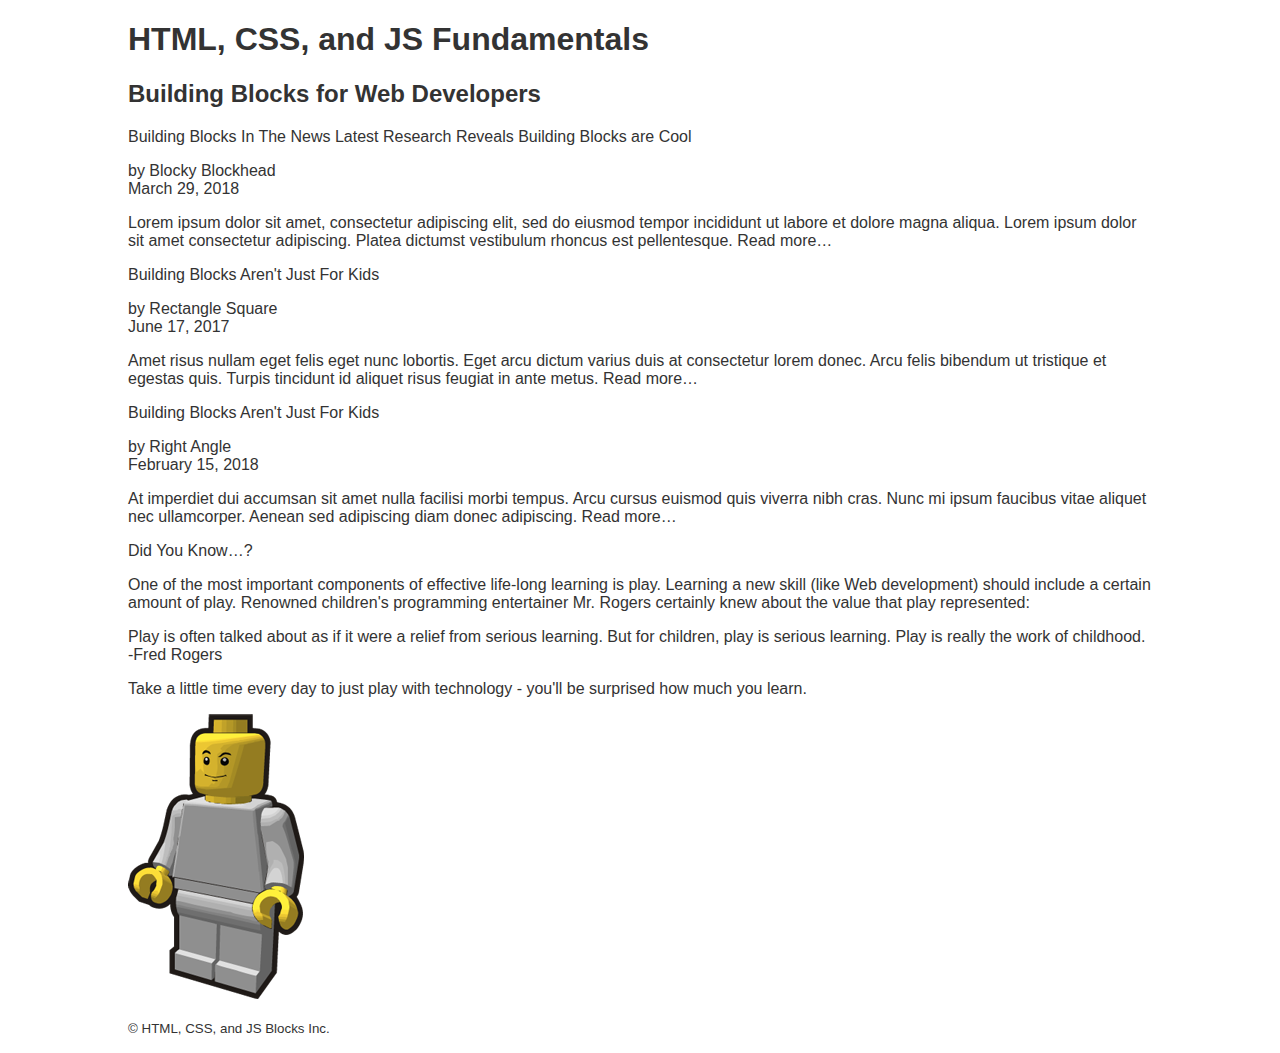
<file: lab-a/index.html>
<!DOCTYPE html>
<html lang="en">
	<head>
		<meta charset="utf-8" />
		<title>Home | COMP1002 HTML, CSS, and JS Fundamentals</title>
		<meta name="author" content="The name of the document's author to go here" />
		<meta name="description" content="A concise and accurate summary of the document content is to appear here">
		<link rel="shortcut icon" href="images/favicon.png" type="image/x-icon" />
		<link rel="stylesheet" href="css/styles.css" />
	</head>
	<body>
<!-- STEP 1: Add a page-level HEADER element below, surrounding both the H1 and the H2 -->

			<h1>HTML, CSS, and JS Fundamentals</h1>
			<h2>Building Blocks for Web Developers</h2>

<!-- STEP 2: Add a page-level MAIN element, encapsulating (surrounding) all remaining below content, except the copyright text at the bottom -->

<!-- STEP 4: Group all the news articles together inside a SECTION element -->

<!-- STEP 6: Add a heading to the SECTION (a third-level heading or H3 element) using the below text -->
				Building Blocks In The News
<!-- STEP 7: Surround each of the following three articles with their own pair of ARTICLE tags -->
				<!-- First Article -->

<!-- STEP 8: Add headings to each of the ARTICLEs below - (use fourth-level headings or H4 elements) -->
					Latest Research Reveals Building Blocks are Cool
<!-- STEP 9: Surround each ARTICLE date with a TIME element and an appropriate datetime attribute -->
					<p>by Blocky Blockhead<br />March 29, 2018</p>
					<p>Lorem ipsum dolor sit amet, consectetur adipiscing elit, sed do eiusmod tempor incididunt ut labore et dolore magna aliqua. Lorem ipsum dolor sit amet consectetur adipiscing. Platea dictumst vestibulum rhoncus est pellentesque. Read more…</p>

				<!-- Second Article -->

					Building Blocks Aren't Just For Kids
					<p>by Rectangle Square<br />June 17, 2017</p>
					<p>Amet risus nullam eget felis eget nunc lobortis. Eget arcu dictum varius duis at consectetur lorem donec. Arcu felis bibendum ut tristique et egestas quis. Turpis tincidunt id aliquet risus feugiat in ante metus. Read more…</p>

				<!-- Third Article -->

					Building Blocks Aren't Just For Kids
					<p>by Right Angle<br />February 15, 2018</p>
					<p>At imperdiet dui accumsan sit amet nulla facilisi morbi tempus. Arcu cursus euismod quis viverra nibh cras. Nunc mi ipsum faucibus vitae aliquet nec ullamcorper. Aenean sed adipiscing diam donec adipiscing. Read more…</p>


<!-- STEP 5: Surround the remaining content below inside of the MAIN element of the page with ASIDE tags -->

<!-- STEP 11: Add an H3 element to the ASIDE element (a third-level heading) using the text below -->
				Did You Know…?
				<p>One of the most important components of effective life-long learning is play. Learning a new skill (like Web development) should include a certain amount of play. Renowned children's programming entertainer Mr. Rogers certainly knew about the value that play represented:</p>
<!-- STEP 10: Mark up the below quotation as a BLOCKQUOTE (with a cite attribute pointing to https://www.brainyquote.com/quotes/fred_rogers_193081) -->
				<!-- Quotation -->

					<p>Play is often talked about as if it were a relief from serious learning. But for children, play is serious learning. Play is really the work of childhood. -Fred Rogers</p>

				<p>Take a little time every day to just play with technology - you'll be surprised how much you learn.</p>
				<img src="images/mini-figure.png" width="176" height="285" alt="Mini figure">
				<!-- Mini figure by Vanja (Public Domain) https://openclipart.org/detail/224315/clip-is-a-brick-minifig-4 -->
<!-- STEP 12: Are there any words or phrases anywhere in the ASIDE section above that should be emphasized (EM) or even strongly emphasized (STRONG)? Add these above where you think might be appropriate -->

<!-- STEP 13: Make sure all of your HTML code is properly formatted, indenting nested tags with the tab key appropriately. All done! -->

<!-- STEP 3: Add a page-level FOOTER element below, surrounding the paragraph containing the copyright information -->

			<p><small>© HTML, CSS, and JS Blocks Inc.</small></p>

	</body>
</html>
</file>
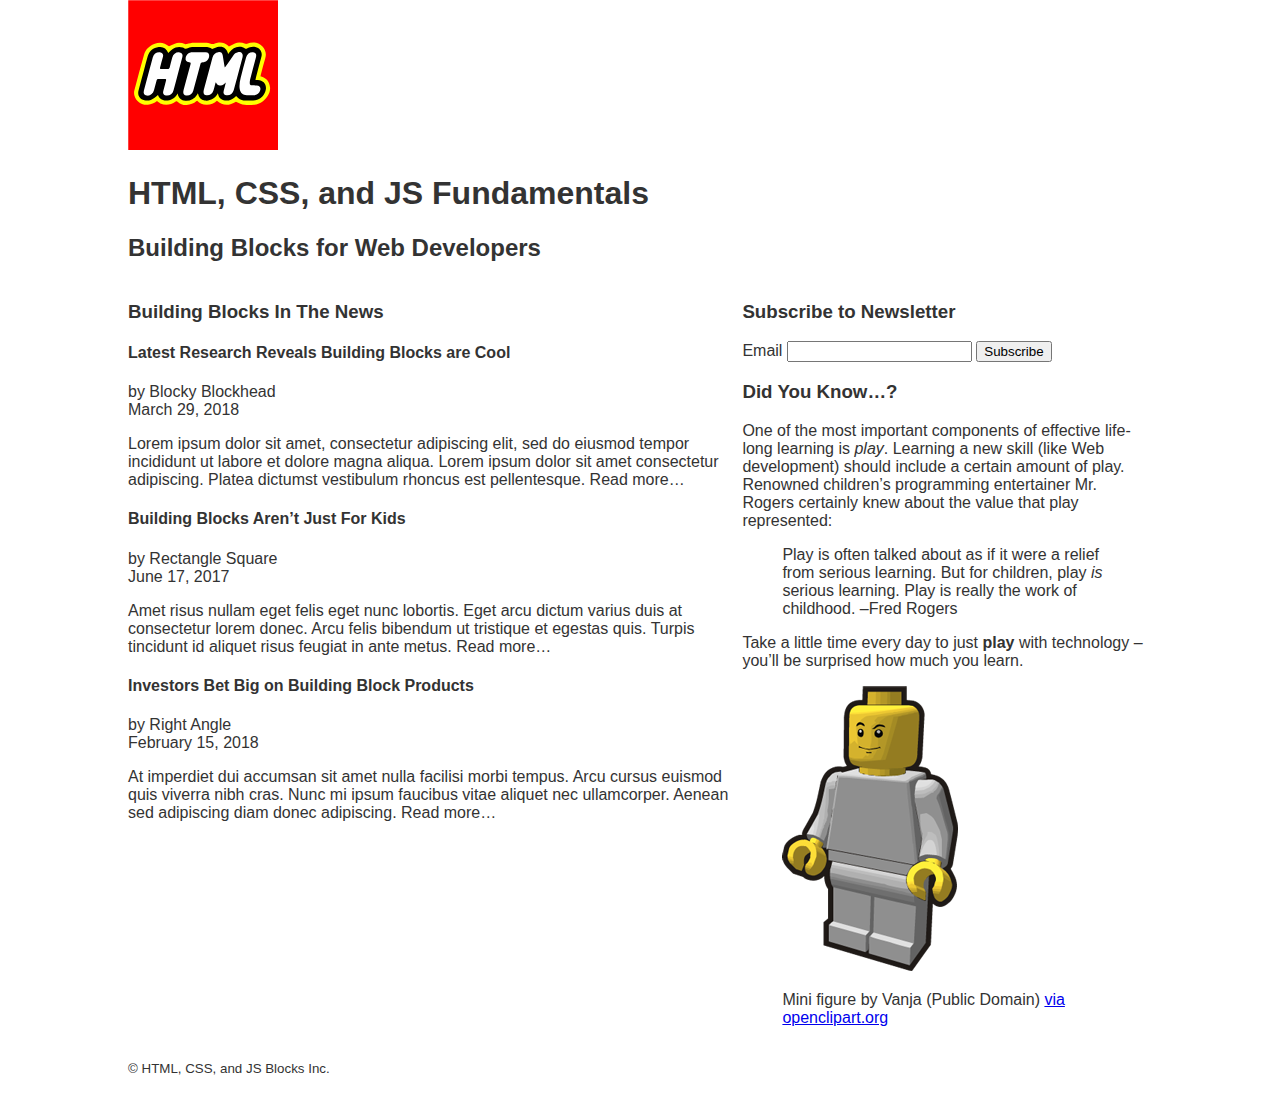
<file: lab-b/index.html>
<!DOCTYPE html>
<html lang="en">
	<head>
		<meta charset="utf-8" />
		<title>Home | COMP1002 HTML, CSS, and JS Fundamentals</title>
		<meta name="author" content="The name of the document’s author to go here" />
		<meta name="description" content="A concise and accurate summary of the document content is to appear here">
		<link rel="shortcut icon" href="images/favicon.png" type="image/x-icon" />
		<link rel="stylesheet" href="css/styles.css" />
	</head>
	<body>
		<!-- Page-level header -->
		<header>
<!-- STEP 6: Add an IMG element just before the H1 element below, and point the src attribute to the SVG file called "html-logo.svg" inside the 'images' directory - then have a look at the resulting page in a browser -->

<!-- STEP 7: Add an appropriate height and width to the above IMG element - the SVG can be scaled to any size, unlike a bitmap (JPG, PNG, GIF), but keep it square -->
<!-- STEP 8: Add an appropriate alt attribute to the IMG element above, describing the image -->
<!-- STEP 9: Validate your completed page at https://validator.w3.org/ and repair any errors - then .zip all your files up and submit your work -->
<!-- STEP 10: Upload all files for this lab to your Web server in https://YOUR-SERVERNAME-HERE/week5/lab5/ (URL example would be on a Microsoft Azure server instance) -->
			<img src="images/html-logo.svg" height="150" width="150" alt="'LEGO' logo but pariodied to say 'HTML' instead." />
			<h1>HTML, CSS, and JS Fundamentals</h1>
			<h2>Building Blocks for Web Developers</h2>
		</header>
		<!-- Page-level main content -->
		<main>
			<!-- News Section -->
			<section>
				<h3>Building Blocks In The News</h3>
				<!-- First Article -->
				<article>
					<h4>Latest Research Reveals Building Blocks are Cool</h4>
					<p>by Blocky Blockhead<br /><time datetime="2018-03-29">March 29, 2018</time></p>
					<p>Lorem ipsum dolor sit amet, consectetur adipiscing elit, sed do eiusmod tempor incididunt ut labore et dolore magna aliqua. Lorem ipsum dolor sit amet consectetur adipiscing. Platea dictumst vestibulum rhoncus est pellentesque. Read more…</p>
				</article>
				<!-- Second Article -->
				<article>
					<h4>Building Blocks Aren’t Just For Kids</h4>
					<p>by Rectangle Square<br /><time datetime="2017-06-17">June 17, 2017</time></p>
					<p>Amet risus nullam eget felis eget nunc lobortis. Eget arcu dictum varius duis at consectetur lorem donec. Arcu felis bibendum ut tristique et egestas quis. Turpis tincidunt id aliquet risus feugiat in ante metus. Read more…</p>
				</article>
				<!-- Third Article -->
				<article>
					<h4>Investors Bet Big on Building Block Products</h4>
					<p>by Right Angle<br /><time datetime="2018-02-15">February 15, 2018</time></p>
					<p>At imperdiet dui accumsan sit amet nulla facilisi morbi tempus. Arcu cursus euismod quis viverra nibh cras. Nunc mi ipsum faucibus vitae aliquet nec ullamcorper. Aenean sed adipiscing diam donec adipiscing. Read more…</p>
				</article>
			</section>
			<!-- Side Notes / Related Information -->
			<aside>
				<!-- Newsletter Subscribe Form -->
				<h3>Subscribe to Newsletter</h3>
				<form action="" method="get">
					<label for="emailAddress">Email</label>
					<input type="email" name="emailAddress" id="emailAddress" required />
					<button type="submit">Subscribe</button>
				</form>
				<h3>Did You Know…?</h3>
				<p>One of the most important components of effective life-long learning is <em>play</em>. Learning a new skill (like Web development) should include a certain amount of play. Renowned children’s programming entertainer Mr. Rogers certainly knew about the value that play represented:</p>
				<!-- Quotation -->
				<blockquote cite="https://www.brainyquote.com/quotes/fred_rogers_193081">
					<p>Play is often talked about as if it were a relief from serious learning. But for children, play <em>is</em> serious learning. Play is really the work of childhood. –Fred Rogers</p>
				</blockquote>
				<p>Take a little time every day to just <strong>play</strong> with technology – you’ll be surprised how much you learn.</p>
<!-- STEP 4: Surround the IMG element below with a pair of FIGURE tags -->

<!-- STEP 1: Insert an IMG element with the src attribute pointing to the image called "mini-figure" in the 'images' directory -->
				<figure>
				<img src="images/mini-figure.png" alt="Yellow lego mini-figure with a grey torso and grey arms and legs." height="285" width="176" />
					<figcaption>
						<p>Mini figure by Vanja (Public Domain) <a href="https://openclipart.org/detail/224315/clip-is-a-brick-minifig-4">via openclipart.org</a></p>
					</figcaption>
				</figure>
<!-- STEP 2: Add an alt attribute with a short phrase that describes the image -->
<!-- STEP 3: Determine the native image dimensions (height and width) using your file system, and add a height and width attribute to the IMG element above with the appropriate values -->
<!-- STEP 5: Add a FIGCAPTION element below (but before you close the FIGURE element), and add the caption, "Mini figure by Vanja (Public Domain)" -->

			</aside>
			<!-- Mini figure by Vanja (Public Domain) https://openclipart.org/detail/224315/clip-is-a-brick-minifig-4 -->
		</main>
		<!-- Page-level footer -->
		<footer>
			<p><small>© HTML, CSS, and JS Blocks Inc.</small></p>
		</footer>
	</body>
</html>
</file>
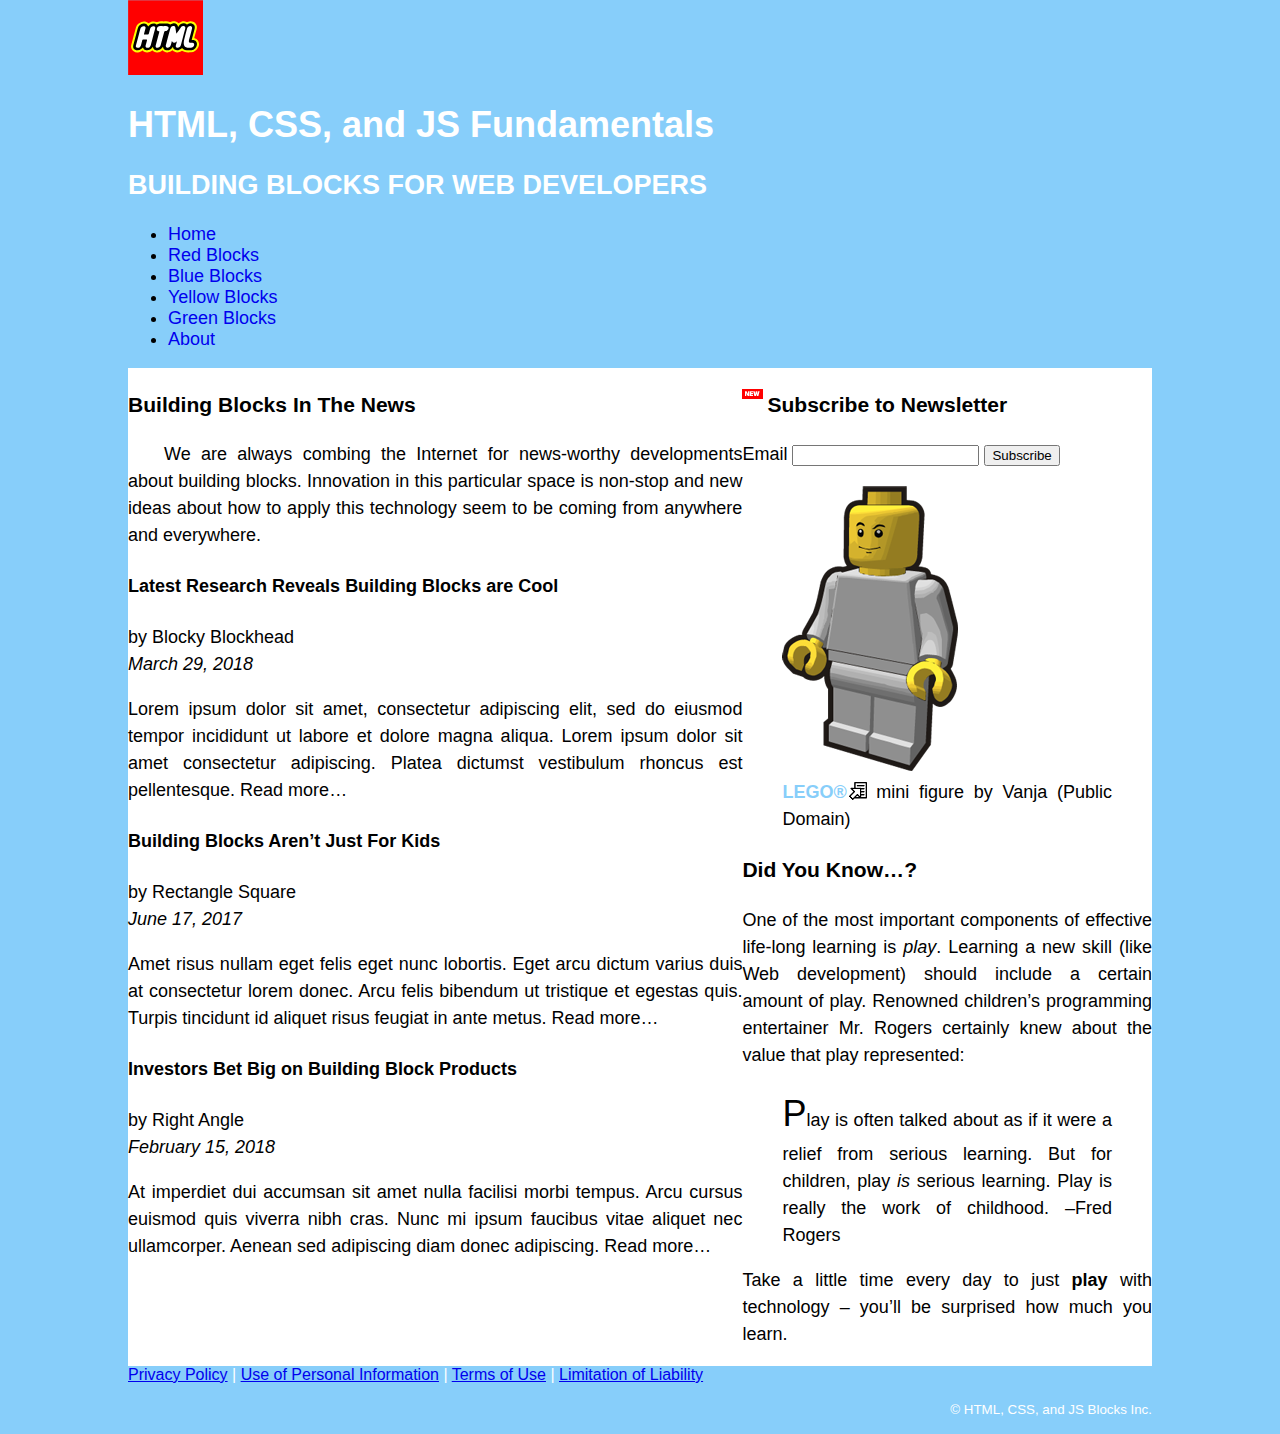
<file: lab-d/index.html>
<!DOCTYPE html>
<html lang="en">
	<head>
		<meta charset="utf-8" />
		<title>Home | COMP1002 HTML, CSS, and JS Fundamentals</title>
		<meta name="author" content="The name of the document’s author to go here" />
		<meta name="description" content="A concise and accurate summary of the document content is to appear here">
		<link rel="shortcut icon" href="images/favicon.png" type="image/x-icon" />
		<link rel="stylesheet" href="css/styles.css" />
	</head>
	<body id="section1">
		<!-- Page-level header -->
		<header>
 			<img src="images/html-logo.svg" height="75" width="75" alt="HTML" />
			<h1>HTML, CSS, and JS Fundamentals</h1>
			<h2>Building Blocks for Web Developers</h2>
			<nav>
				<ul>
					<li><a href="index.html" title="Go to the Home page">Home</a></li>
					<li><a href="red.html" title="Learn about red blocks">Red Blocks</a></li>
					<li><a href="blue.html" title="Learn about blue blocks">Blue Blocks</a></li>
					<li><a href="yellow.html" title="Learn about yellow blocks">Yellow Blocks</a></li>
					<li><a href="green.html" title="Learn about green blocks">Green Blocks</a></li>
					<li><a href="about.html" title="Learn more about us">About</a></li>
				</ul>
			</nav>
		</header>
		<!-- Page-level main content -->
		<main>
			<!-- News Section -->
			<section>
				<h3>Building Blocks In The News</h3>
				<p>We are always combing the Internet for news-worthy developments about building blocks. Innovation in this particular space is non-stop and new ideas about how to apply this technology seem to be coming from anywhere and everywhere.</p>
				<!-- First Article -->
				<article>
					<h4>Latest Research Reveals Building Blocks are Cool</h4>
					<p>by Blocky Blockhead<br /><time datetime="2018-03-29">March 29, 2018</time></p>
					<p>Lorem ipsum dolor sit amet, consectetur adipiscing elit, sed do eiusmod tempor incididunt ut labore et dolore magna aliqua. Lorem ipsum dolor sit amet consectetur adipiscing. Platea dictumst vestibulum rhoncus est pellentesque. Read more…</p>
				</article>
				<!-- Second Article -->
				<article>
					<h4>Building Blocks Aren’t Just For Kids</h4>
					<p>by Rectangle Square<br /><time datetime="2017-06-17">June 17, 2017</time></p>
					<p>Amet risus nullam eget felis eget nunc lobortis. Eget arcu dictum varius duis at consectetur lorem donec. Arcu felis bibendum ut tristique et egestas quis. Turpis tincidunt id aliquet risus feugiat in ante metus. Read more…</p>
				</article>
				<!-- Third Article -->
				<article>
					<h4>Investors Bet Big on Building Block Products</h4>
					<p>by Right Angle<br /><time datetime="2018-02-15">February 15, 2018</time></p>
					<p>At imperdiet dui accumsan sit amet nulla facilisi morbi tempus. Arcu cursus euismod quis viverra nibh cras. Nunc mi ipsum faucibus vitae aliquet nec ullamcorper. Aenean sed adipiscing diam donec adipiscing. Read more…</p>
				</article>
			</section>
			<!-- Side Notes / Related Information -->
			<aside>
				<!-- Newsletter Subscribe Form -->
				<h3 class="new-feature">Subscribe to Newsletter</h3>
				<form action="subscribe.html" method="get">
					<label for="emailAddress">Email</label>
					<input type="email" name="emailAddress" id="emailAddress" required />
					<button type="submit">Subscribe</button>
				</form>
				<figure>
					<img src="images/mini-figure.png" width="176" height="285" alt="Mini figure">
					<figcaption><a href="https://www.lego.com/" rel="external" title="Visit the offical LEGO® Web site">LEGO®</a> mini figure by Vanja (Public Domain)</figcaption>
					<!-- Mini figure by Vanja (Public Domain) https://openclipart.org/detail/224315/clip-is-a-brick-minifig-4 -->
				</figure>
				<h3>Did You Know…?</h3>
				<p>One of the most important components of effective life-long learning is <em>play</em>. Learning a new skill (like Web development) should include a certain amount of play. Renowned children’s programming entertainer Mr. Rogers certainly knew about the value that play represented:</p>
				<!-- Quotation -->
				<blockquote cite="https://www.brainyquote.com/quotes/fred_rogers_193081">
					<p>Play is often talked about as if it were a relief from serious learning. But for children, play <em>is</em> serious learning. Play is really the work of childhood. –Fred Rogers</p>
				</blockquote>
				<p>Take a little time every day to just <strong>play</strong> with technology – you’ll be surprised how much you learn.</p>
			</aside>
		</main>
		<!-- Page-level footer -->
		<footer>
			<nav>
				<a href="about/privacy-policy.html" title="Read our Privacy Policy">Privacy Policy</a> | <a href="about/privacy-policy.php#personal-information" title="Learn about how we treat your personal information">Use of Personal Information</a> | <a href="/about/terms-of-use.html" title="Understand our Terms of Use">Terms of Use</a> | <a href="/about/terms-of-use.php#limitation-liability" title="Our Limitation of Liability explained">Limitation of Liability</a>
			</nav>
			</nav>
			<p><small>© HTML, CSS, and JS Blocks Inc.</small></p>
		</footer>
	</body>
</html>
</file>
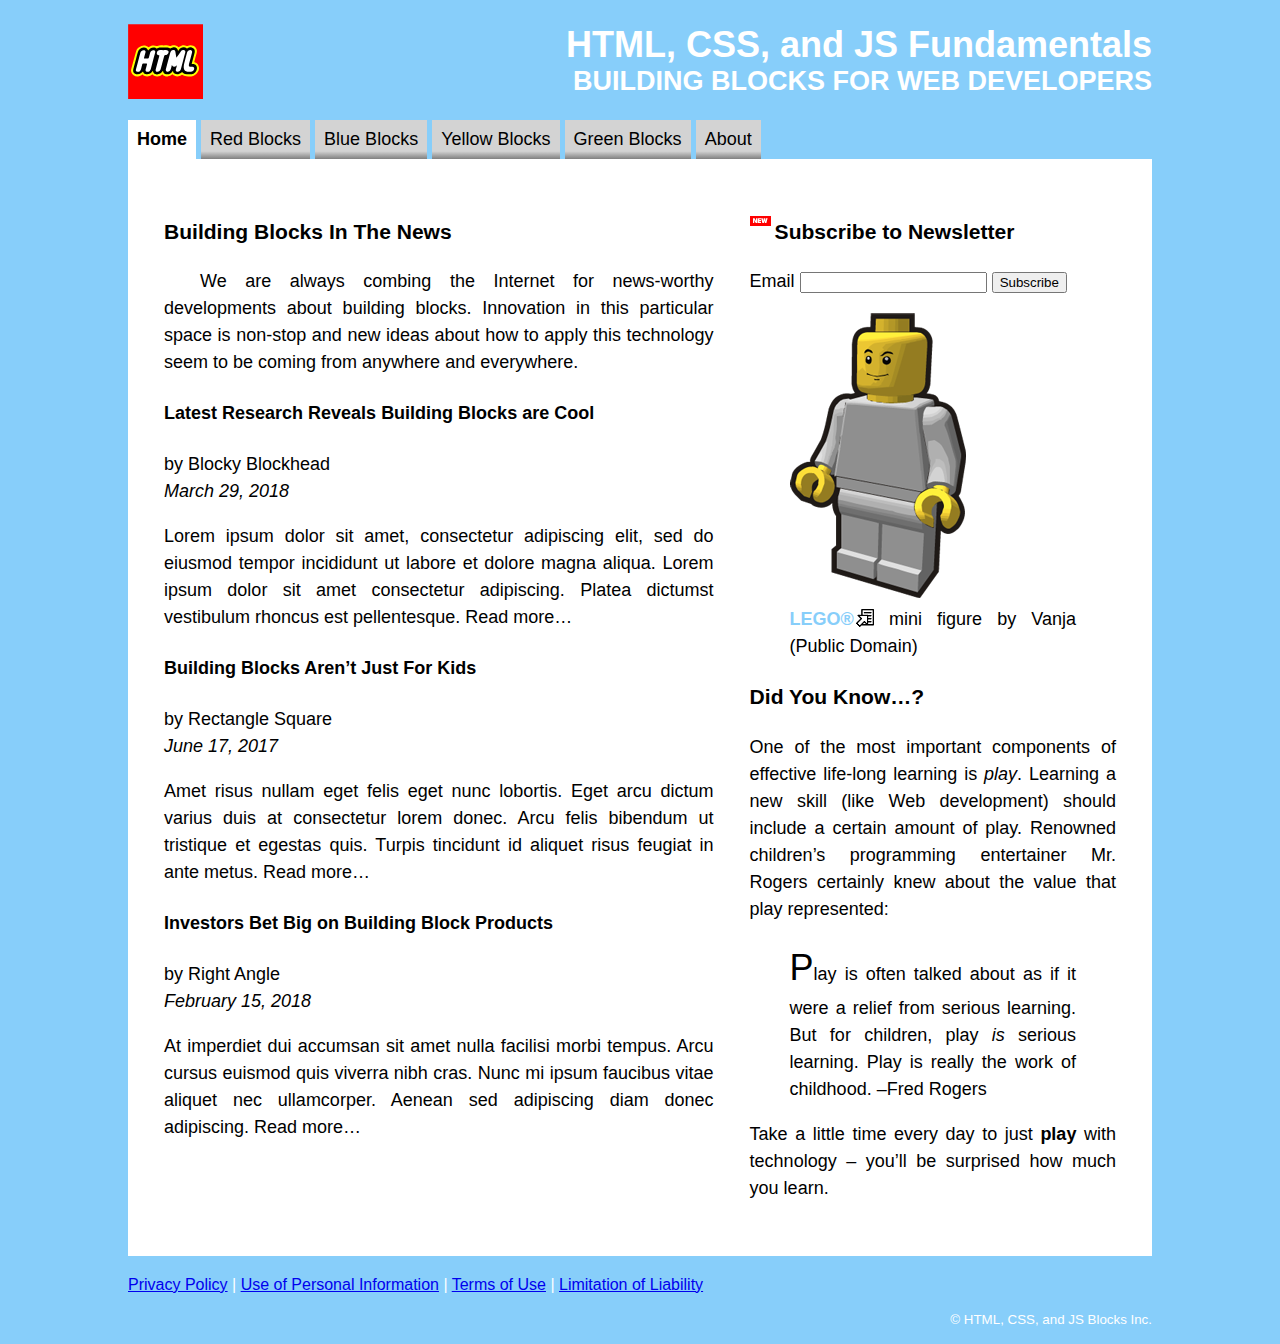
<file: lab-e/index.html>
<!DOCTYPE html>
<html lang="en">
	<head>
		<meta charset="utf-8" />
		<title>Home | COMP1002 HTML, CSS, and JS Fundamentals</title>
		<meta name="author" content="The name of the document’s author to go here" />
		<meta name="description" content="A concise and accurate summary of the document content is to appear here">
		<link rel="shortcut icon" href="images/favicon.png" type="image/x-icon" />
		<link rel="stylesheet" href="css/styles.css" />
		<script src="js/current-page-nav.js" defer></script>
	</head>
	<body id="section1">
		<!-- Page-level header -->
		<header>
 			<img src="images/html-logo.svg" height="75" width="75" alt="HTML" />
			<h1>HTML, CSS, and JS Fundamentals</h1>
			<h2>Building Blocks for Web Developers</h2>
			<nav>
				<ul>
					<li><a href="index.html" title="Go to the Home page">Home</a></li>
					<li><a href="red.html" title="Learn about red blocks">Red Blocks</a>
						<ul>
							<li><a href="red/gallery.html" title="Browse our other types of red blocks">Red Blocks Gallery</a></li>
						</ul>
					</li>
					<li><a href="blue.html" title="Learn about blue blocks">Blue Blocks</a></li>
					<li><a href="yellow.html" title="Learn about yellow blocks">Yellow Blocks</a></li>
					<li><a href="green.html" title="Learn about green blocks">Green Blocks</a></li>
					<li><a href="about.html" title="Learn more about us">About</a>
						<ul>
							<li><a href="about/privacy-policy.html" title="Learn about our privacy policy">Privacy Policy</a></li>
							<li><a href="about/terms-of-use.html" title="Learn about our terms of use">Term of Use</a></li>
						</ul>
					</li>
				</ul>
			</nav>
		</header>
		<!-- Page-level main content -->
		<main>
			<!-- News Section -->
			<section>
				<h3>Building Blocks In The News</h3>
				<p>We are always combing the Internet for news-worthy developments about building blocks. Innovation in this particular space is non-stop and new ideas about how to apply this technology seem to be coming from anywhere and everywhere.</p>
				<!-- First Article -->
				<article>
					<h4>Latest Research Reveals Building Blocks are Cool</h4>
					<p>by Blocky Blockhead<br /><time datetime="2018-03-29">March 29, 2018</time></p>
					<p>Lorem ipsum dolor sit amet, consectetur adipiscing elit, sed do eiusmod tempor incididunt ut labore et dolore magna aliqua. Lorem ipsum dolor sit amet consectetur adipiscing. Platea dictumst vestibulum rhoncus est pellentesque. Read more…</p>
				</article>
				<!-- Second Article -->
				<article>
					<h4>Building Blocks Aren’t Just For Kids</h4>
					<p>by Rectangle Square<br /><time datetime="2017-06-17">June 17, 2017</time></p>
					<p>Amet risus nullam eget felis eget nunc lobortis. Eget arcu dictum varius duis at consectetur lorem donec. Arcu felis bibendum ut tristique et egestas quis. Turpis tincidunt id aliquet risus feugiat in ante metus. Read more…</p>
				</article>
				<!-- Third Article -->
				<article>
					<h4>Investors Bet Big on Building Block Products</h4>
					<p>by Right Angle<br /><time datetime="2018-02-15">February 15, 2018</time></p>
					<p>At imperdiet dui accumsan sit amet nulla facilisi morbi tempus. Arcu cursus euismod quis viverra nibh cras. Nunc mi ipsum faucibus vitae aliquet nec ullamcorper. Aenean sed adipiscing diam donec adipiscing. Read more…</p>
				</article>
			</section>
			<!-- Side Notes / Related Information -->
			<aside>
				<!-- Newsletter Subscribe Form -->
				<h3 class="new-feature">Subscribe to Newsletter</h3>
				<form action="subscribe.html" method="get">
					<label for="emailAddress">Email</label>
					<input type="email" name="emailAddress" id="emailAddress" required />
					<button type="submit">Subscribe</button>
				</form>
				<figure>
					<img src="images/mini-figure.png" width="176" height="285" alt="Mini figure">
					<figcaption><a href="https://www.lego.com/" rel="external" title="Visit the offical LEGO® Web site">LEGO®</a> mini figure by Vanja (Public Domain)</figcaption>
					<!-- Mini figure by Vanja (Public Domain) https://openclipart.org/detail/224315/clip-is-a-brick-minifig-4 -->
				</figure>
				<h3>Did You Know…?</h3>
				<p>One of the most important components of effective life-long learning is <em>play</em>. Learning a new skill (like Web development) should include a certain amount of play. Renowned children’s programming entertainer Mr. Rogers certainly knew about the value that play represented:</p>
				<!-- Quotation -->
				<blockquote cite="https://www.brainyquote.com/quotes/fred_rogers_193081">
					<p>Play is often talked about as if it were a relief from serious learning. But for children, play <em>is</em> serious learning. Play is really the work of childhood. –Fred Rogers</p>
				</blockquote>
				<p>Take a little time every day to just <strong>play</strong> with technology – you’ll be surprised how much you learn.</p>
			</aside>
		</main>
		<!-- Page-level footer -->
		<footer>
			<nav>
				<a href="about/privacy-policy.html" title="Read our Privacy Policy">Privacy Policy</a> | <a href="about/privacy-policy.html#personal-information" title="Learn about how we treat your personal information">Use of Personal Information</a> | <a href="about/terms-of-use.html" title="Understand our Terms of Use">Terms of Use</a> | <a href="about/terms-of-use.html#limitation-liability" title="Our Limitation of Liability explained">Limitation of Liability</a>
			</nav>
			<p><small>© HTML, CSS, and JS Blocks Inc.</small></p>
		</footer>
	</body>
</html>
</file>
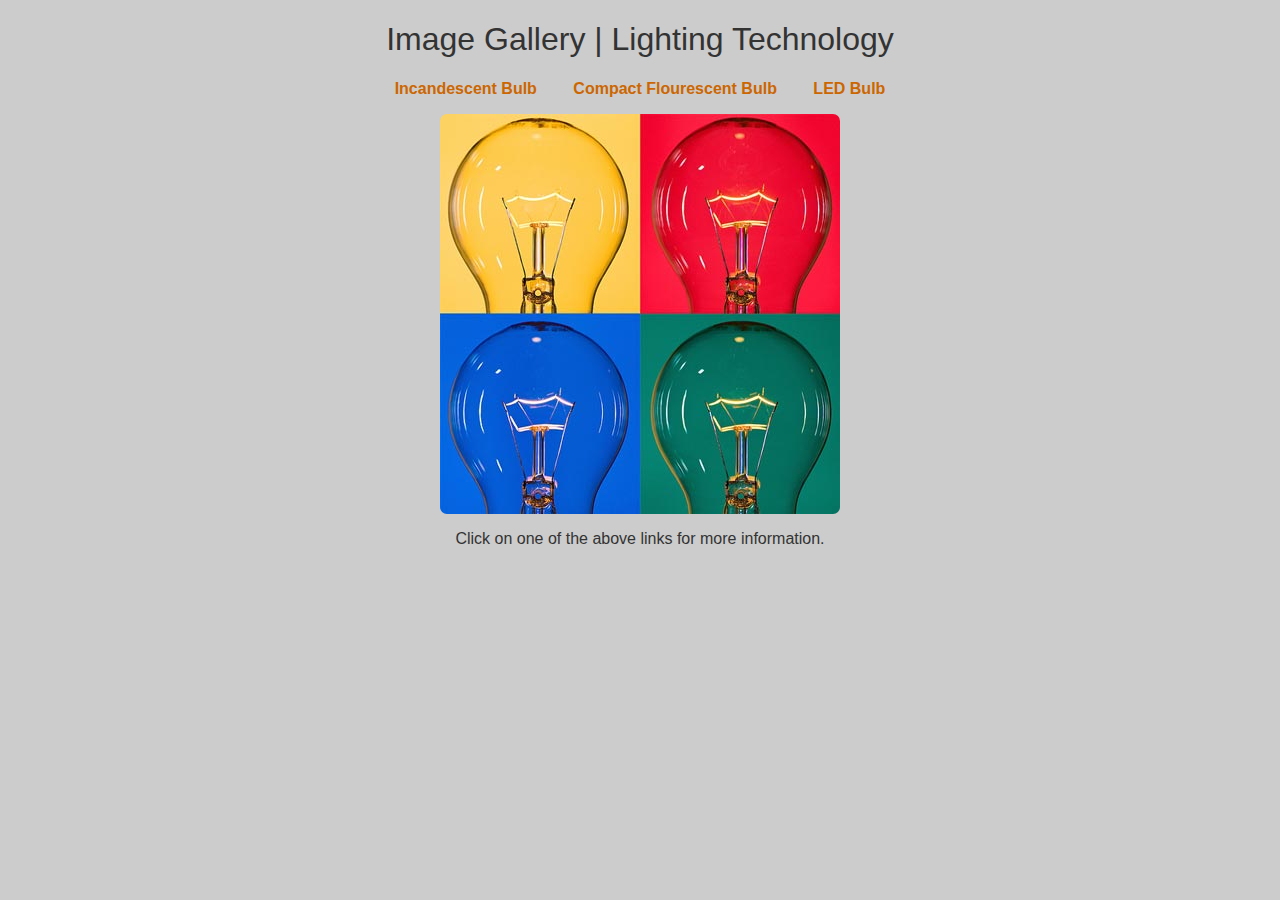
<file: lesson-12/index.html>
<!DOCTYPE html>
<html lang="en">
	<head>
		<meta charset="utf-8" />
		<title>Image Gallery | Lighting Technology</title>
		<!-- STEP B: Add some EMBEDDED JavaScript below that generates an alert dialog whenever the page is loaded or refreshed -->

		<!-- STEP C: Move the above EMBEDDED JavaScript to the end of this file, just before the close of the BODY element -->
		<style type="text/css">
			@import url("css/styles.css");
		</style>
	</head>
	<body>
		<div id="page">
			<h1>Image Gallery | Lighting Technology</h1>
			<ul id="imagegallery">
				<li>
					<a href="images/incandescent.jpg" title="Incandescent Light Bulb">Incandescent Bulb</a>
				</li>
				<li>
					<a href="images/cfl.jpg" title="Compact Flourescent Light (CFL) Bulb">Compact Flourescent Bulb</a>
				</li>
				<li>
					<a href="images/led.jpg" title="Light-Emitting Diode (LED) Bulb">LED Bulb</a>
				</li>
			</ul>
			<!-- STEP A: Add some INLINE JavaScript that generates an alert dialog when the below image is clicked -->
			<img id="placeholder" src="images/incandescent.jpg" alt="Incandescent bulb" />
			<p id="description">Click on one of the above links for more information.</p>
		</div>
		<!--
		IMAGE CREDITS
		http://www.flickr.com/photos/zetson/3036254720/ - Warhol's Light Bulbs By Bada Bing [CC BY-NC-SA 2.0 (https://creativecommons.org/licenses/by-nc-sa/2.0/)], from Flickr

		http://www.flickr.com/photos/schodts/1375465054/ - Fluorescent ^2 IMG_003 By Schodts [CC BY-NC-SA 2.0 (https://creativecommons.org/licenses/by-nc-sa/2.0/)], from Flickr

		https://commons.wikimedia.org/wiki/File:LED_3W_clear_candle_bulb_energy_saving_silver.JPG By Ledlightingsolutions [CC BY-SA 3.0  (https://creativecommons.org/licenses/by-sa/3.0)], from Wikimedia Commons
		-->

		<!-- STEP D: Add a SCRIPT element below that points to an EXTERNAL file called 'external.js' using the src attribute -->

		<!-- STEP E: When this HTML page is reloaded, it will produce an error in the console of the browser - create this new JavaScript file, name it 'external.js', and put it in the '/js' folder - the file should contain a third alert method -->

	</body>
</html>
</file>
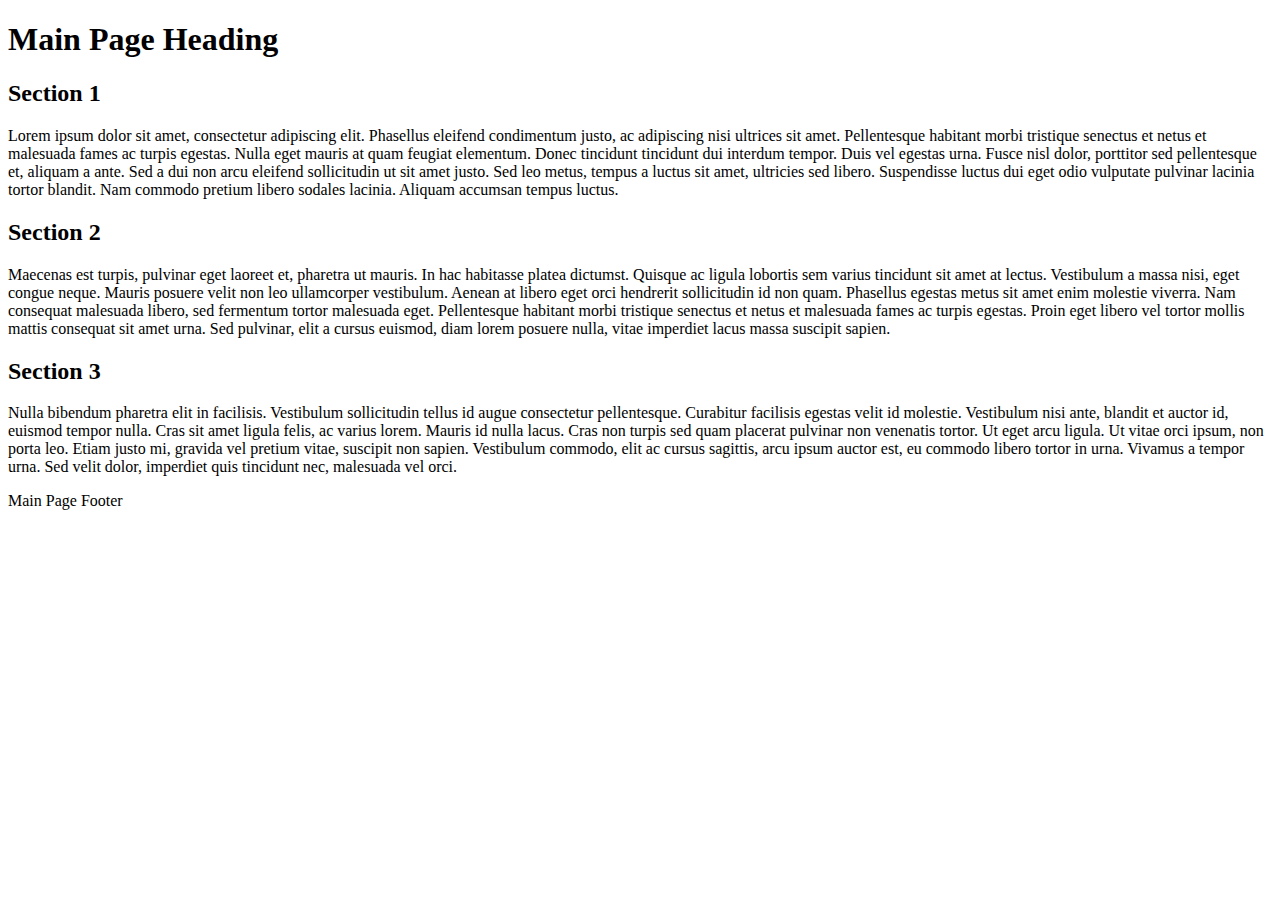
<file: lesson-13/index.html>
<!DOCTYPE html>
<html>
	<head>
		<meta charset="UTF-8" />
		<title>Resolution Dependent Layout</title>
<!-- STEP 1: Normalize CSS so all styles start from scratch -->

<!-- STEP 2: Reset the zoom and set the device width to equal the width -->

<!-- STEP 3: Add the main stylesheet with a link element, including a media attribute for screen, then proceed to the file 'css/style.css' for STEP 4 -->

<!-- STEP 10: Add another link element to attach a CSS file for print use only -->

	</head>
	<body>
		<div id="container">
			<header>
				<h1>Main Page Heading</h1>
			</header>
			<main>
				<section>
					<h2>Section 1</h2>
					<p>Lorem ipsum dolor sit amet, consectetur adipiscing elit. Phasellus eleifend condimentum justo, ac adipiscing nisi ultrices sit amet. Pellentesque habitant morbi tristique senectus et netus et malesuada fames ac turpis egestas. Nulla eget mauris at quam feugiat elementum. Donec tincidunt tincidunt dui interdum tempor. Duis vel egestas urna. Fusce nisl dolor, porttitor sed pellentesque et, aliquam a ante. Sed a dui non arcu eleifend sollicitudin ut sit amet justo. Sed leo metus, tempus a luctus sit amet, ultricies sed libero. Suspendisse luctus dui eget odio vulputate pulvinar lacinia tortor blandit. Nam commodo pretium libero sodales lacinia. Aliquam accumsan tempus luctus.</p>
				</section>
				<section>
					<h2>Section 2</h2>
					<p>Maecenas est turpis, pulvinar eget laoreet et, pharetra ut mauris. In hac habitasse platea dictumst. Quisque ac ligula lobortis sem varius tincidunt sit amet at lectus. Vestibulum a massa nisi, eget congue neque. Mauris posuere velit non leo ullamcorper vestibulum. Aenean at libero eget orci hendrerit sollicitudin id non quam. Phasellus egestas metus sit amet enim molestie viverra. Nam consequat malesuada libero, sed fermentum tortor malesuada eget. Pellentesque habitant morbi tristique senectus et netus et malesuada fames ac turpis egestas. Proin eget libero vel tortor mollis mattis consequat sit amet urna. Sed pulvinar, elit a cursus euismod, diam lorem posuere nulla, vitae imperdiet lacus massa suscipit sapien.</p>
				</section>
				<section>
					<h2>Section 3</h2>
					<p>Nulla bibendum pharetra elit in facilisis. Vestibulum sollicitudin tellus id augue consectetur pellentesque. Curabitur facilisis egestas velit id molestie. Vestibulum nisi ante, blandit et auctor id, euismod tempor nulla. Cras sit amet ligula felis, ac varius lorem. Mauris id nulla lacus. Cras non turpis sed quam placerat pulvinar non venenatis tortor. Ut eget arcu ligula. Ut vitae orci ipsum, non porta leo. Etiam justo mi, gravida vel pretium vitae, suscipit non sapien. Vestibulum commodo, elit ac cursus sagittis, arcu ipsum auctor est, eu commodo libero tortor in urna. Vivamus a tempor urna. Sed velit dolor, imperdiet quis tincidunt nec, malesuada vel orci.</p>
				</section>
			</main>
			<footer>
				<p>Main Page Footer</p>
			</footer>
		</div>
	</body>
</html>
</file>
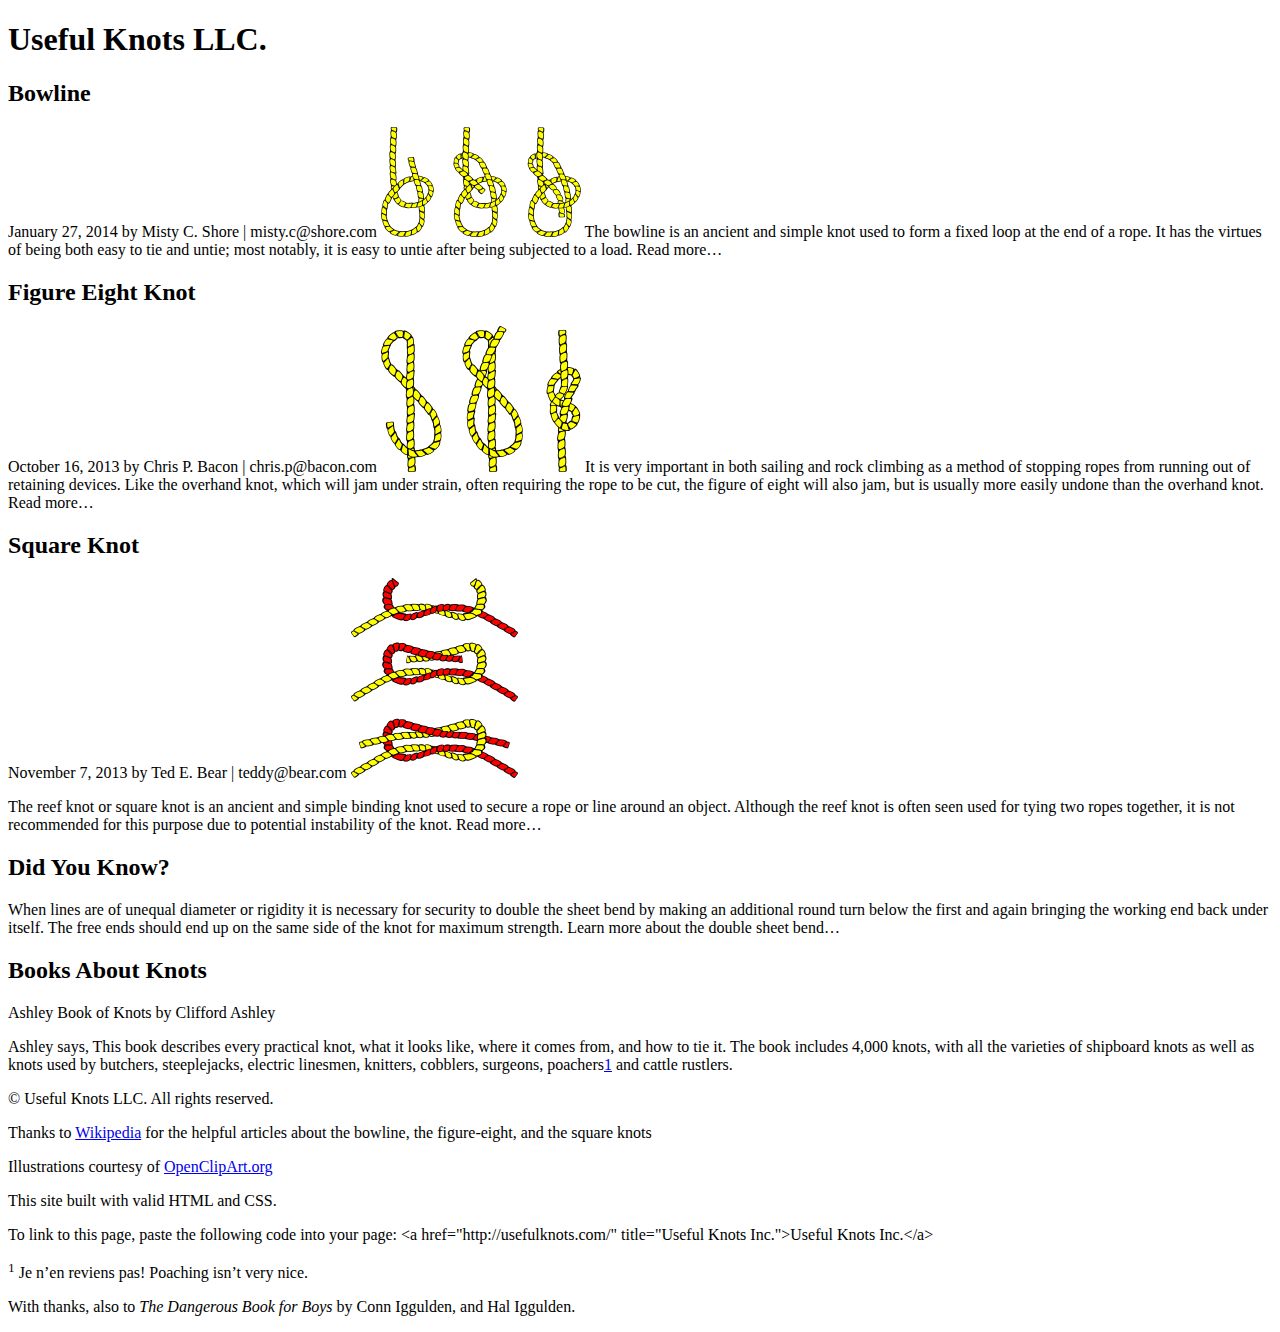
<file: lesson-3/index.html>
<!DOCTYPE html>
<html lang="en">
	<head>
		<meta charset="utf-8" />
		<title>Lesson 3 | COMP1002 HTML, CSS, and JS Fundamentals</title>
		<meta name="author" content="Useful Knots LLC.">
		<meta name="description" content="Learn all about the most common knots, their history, and practical applications. Includes illustrations and references to other great resources.">
		<link rel="shortcut icon" href="images/favicon.png" type="image/x-icon">
		<link rel="stylesheet" href="css/styles.css" />
	</head>
	<body>
		<!-- STEP 17: Add page <header> -->
			<h1>Useful Knots LLC.</h1>

		<!-- STEP 18: Add page <main> -->

			<!-- STEP 20: Add <section> inside the <main> -->

				<!-- STEP 22: Divide up the <section> with three <article> elements -->

					<h2>Bowline</h2>
					<!-- STEP 7: Specify time with <time> -->
					January 27, 2014
					<!-- STEP 11: Author contact information -->
					by Misty C. Shore | misty.c@shore.com
					<img src="images/bowline.png" alt="Diagram of a bowline knot" />
					<!-- http://openclipart.org/detail/8577/tying-knots-by-gerald_g-8577 -->
					<!-- STEP 1: Add a paragraph below (and everywhere else where appropriate) -->
					The bowline is an ancient and simple knot used to form a fixed loop at the end of a rope. It has the virtues of being both easy to tie and untie; most notably, it is easy to untie after being subjected to a load. Read more…
					<!-- STEP 14: Highlight text with <mark> -->


					<h2>Figure Eight Knot</h2>
					October 16, 2013
					by Chris P. Bacon | chris.p@bacon.com
					<!-- STEP 4: Add a figure -->
						<img src="images/figure-eight-knot.png" alt="Diagram of a figure eight knot" />
					<!-- http://openclipart.org/detail/8580/tying-knots-by-gerald_g-8580 -->
					It is very important in both sailing and rock climbing as a method of stopping ropes from running out of retaining devices. Like the overhand knot, which will jam under strain, often requiring the rope to be cut, the figure of eight will also jam, but is usually more easily undone than the overhand knot. Read more…


					<h2>Square Knot</h2>
					November 7, 2013
					by Ted E. Bear | teddy@bear.com
					<img src="images/square-knot.png" alt="Diagram of a square knot" />
					<!-- http://openclipart.org/detail/8581/tying-knots-by-gerald_g-8581 -->
					<!-- STEP 9: Define a term with <dfn> -->
					<p>The reef knot or square knot is an ancient and simple binding knot used to secure a rope or line around an object. Although the reef knot is often seen used for tying two ropes together, it is not recommended for this purpose due to potential instability of the knot. Read more…</p>


			<!-- STEP 21: Add <aside> inside the <main> -->

				<h2>Did You Know?</h2>
				When lines are of unequal diameter or rigidity it is necessary for security to <!-- STEP 3: Mark importance or emphasis with <em> and <strong> -->double the sheet bend by making an additional round turn below the first and again bringing the working end back under itself. The free ends should end up on the same side of the knot for maximum strength. Learn more about the double sheet bend…
				<h2>Books About Knots</h2>
				<!-- STEP 5: Indicate a citation or reference -->
				Ashley Book of Knots
				by Clifford Ashley
				<!-- STEP 6: Quote blocks of text and add inline quotations -->
					<p>Ashley says, This book describes every practical knot, what it looks like, where it comes from, and how to tie it. The book includes 4,000 knots, with all the varieties of shipboard knots as well as knots used by butchers, steeplejacks, electric linesmen, knitters, cobblers, surgeons, poachers<a href="footnote1">1</a> and cattle rustlers.</p>
				</blockquote>
				<!-- STEP 10: Create a super/subscript with <sup> and <sub> (inside the footnote <a> above) -->
				<!-- STEP 12: Note edits and inaccurate text (change 'cattle rustlers' to 'cowboys') -->


		<!-- STEP 19: Add page <footer> -->

			<p><!-- STEP 2: Add fine print -->© Useful Knots LLC. All rights reserved.</p>
			<p>Thanks to <a href="http://wikipedia.org/" title="Wikipedia - The Free Encyclopedia">Wikipedia</a> for the helpful articles about the bowline, the figure-eight, and the square knots</p>
			<p>Illustrations courtesy of <a href="http://openclipart.org/" title="Share and use images with OpenClipArt">OpenClipArt.org</a></p>
			<!-- STEP 8: Explain an abbreviation -->
			<p>This site built with valid HTML and CSS.</p>
			<!-- STEP 13: Mark up code and pre-formatted text with <pre> and <code> -->
			<!-- STEP 15: Add Line breaks with <br /> -->
			To link to this page, paste the following code into your page: &lt;a href="http://usefulknots.com/" title="Useful Knots Inc."&gt;Useful Knots Inc.&lt;/a&gt;
			<p id="footnote1"><sup>1</sup> Je n’en reviens pas! Poaching isn’t very nice.</p>
			<!-- STEP 16: Include a <span> element (for example to change the base language) -->
			<p>With thanks, also to <cite>The Dangerous Book for Boys</cite> by Conn Iggulden, and Hal Iggulden.</p>

	</body>
</html>
</file>
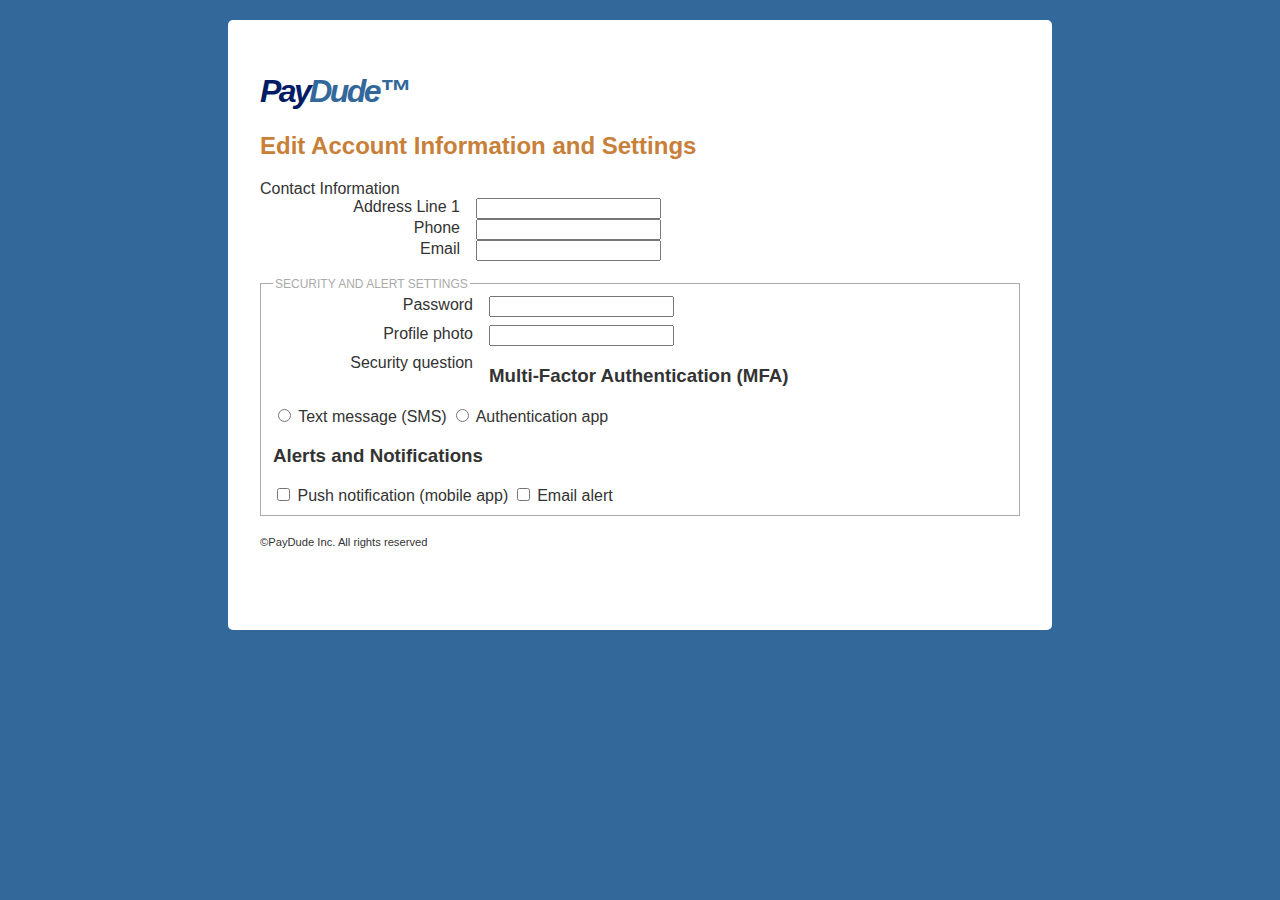
<file: lesson-4/index.html>
<!DOCTYPE html>
<html lang="en">
	<head>
		<meta charset="utf-8" />
		<title>Edit Personal Information - PayDude™</title>
		<!-- STEP 8: link the provided CSS to style the form -->
        <link rel="stylesheet" href="css/styles.css" type="text/css" />
	</head>
	<body>
        <header>
            <h1><em>Pay</em>Dude™</h1>
        </header>
		<main>
            <h2>Edit Account Information and Settings</h2>
            <!-- STEP 1: After first uploading all of these lesson files to your Web server, set the action attribute for the form (process-form.php), then go to the bottom of the form for the next step -->
            <form id="edit_payment_info" action="" method="get">
                <!-- Note the hidden form element below - these can be used to other useful name/value pairs to the server -->
                <input type="hidden" name="form_sent" value="1" />

                <!-- STEP 9: Add a fieldset and legend element to encapsulate the contact information fields -->
                Contact Information
                    <!-- STEP 3: Build an input element for First Name and Last Name - include type, name, id, required, size, maxlength, and placeholder attributes -->
                    <div>
                        
                         
                    </div>
                    <div>
                        
                         
                    </div>
                    <!-- STEP 4: Add label elements for each of the above input elements -->
                    <div>
                        <label for="address">Address Line 1</label>
                        <input id="address" type="text" name="address" />
                    </div>
                    <!-- STEP 5: Add a select element and label for choosing the province -->
                    <div>
                        
                    </div>
                    <!-- STEP 6: Add an input element for phone number (type="tel") -->
                    <div>
                        <label for="phone">Phone</label>
                        <input id="phone" type="" name="phone" />
                    </div>
                    <!-- STEP 7: Include an input element and label for email (type="email"), then head to the top of the HTML to add CSS to make the form look better -->
                    <div>
                        <label for="email">Email</label>
                        <input id="email" type="" name="email" />                        
                    </div>
                
                <fieldset>
                    <legend>Security and Alert Settings</legend>
                    <!-- STEP 10: Add an input for password -->
                    <div>
                        <label for="password">Password</label>
                        <input id="password" type="" name="password" />
                    </div>                    
                    <!-- STEP 11: Add an input and label for a profile photo (type="file") -->
                    <div>
                        <label for="photo">Profile photo</label>
                        <input id="photo" type="" name="photo" />                       
                    </div>
                    <!-- STEP 12 Include a textarea element with an associated label for a security question -->
                    <div>
                        <label for="question">Security question</label>

                    </div>

                    <h3>Multi-Factor Authentication (MFA)</h3>
                    <input type="radio" name="mfa" id="sms" value="sms" />
                    <label for="sms">Text message (SMS)</label>
                    <!-- STEP 13: Add a radio button and label for using phone call as an MFA choice - use a unique id and the same name as the above input to create a radio group -->
                    
                    
                    <input type="radio" name="mfa" id="app" value="app" />
                    <label for="app">Authentication app</label>
                    
                    <h3>Alerts and Notifications</h3>

                    <input type="checkbox" name="alert[]" id="alert1" value="push" />
                    <label for="alert1">Push notification (mobile app)</label>

                    <input type="checkbox" name="alert[]" id="alert2" value="email" />
                    <label for="alert2">Email alert</label>
                    <!-- STEP 14: Add another check box and label for text message alerts (SMS) with a unique id and the same name as the above input to create a checkbox group -->



                    <!-- STEP 15: Upload this HTML file to your server, and browse to it to verify that all changes have been applied, then proceed to process-form.php for the next step -->
                </fieldset>
                <!-- STEP 2: Add buttons or input elements to function as the reset and submit buttons -->
                
            </form>
        </main>
        <footer>
            <p><small>©PayDude Inc. All rights reserved</small></p>
        </footer>
	</body>
</html>
</file>
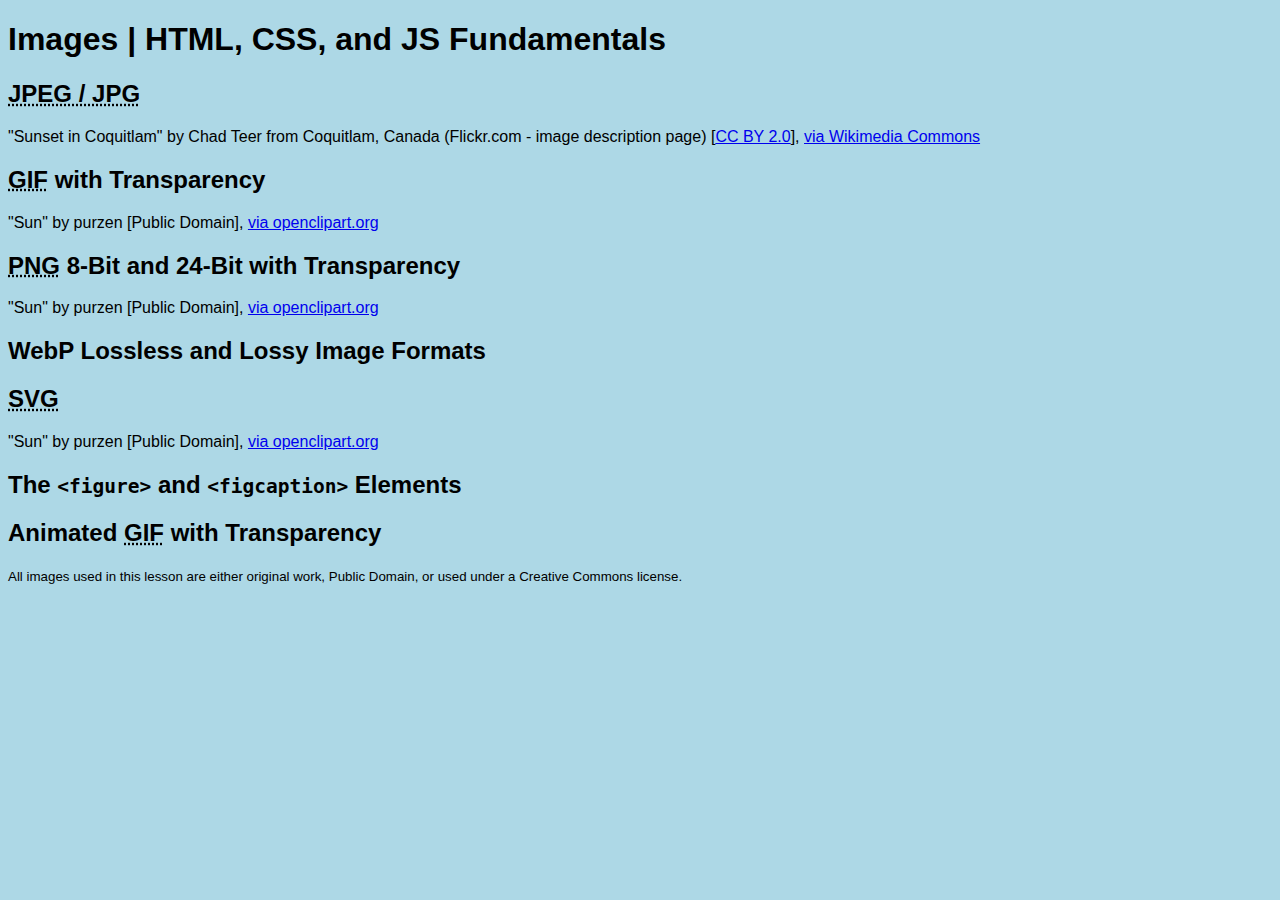
<file: lesson-5/index.html>
<!DOCTYPE html>
<html lang="en">
<head>
	<meta charset="utf-8" />
	<title>Images | HTML, CSS, and JS Fundamentals</title>
	<link href="css/styles.css" rel="stylesheet" />
</head>
<body>
	<header>
		<h1>Images | HTML, CSS, and JS Fundamentals</h1>
	</header>
	<main>
		<section>
			<h2><abbr title="Joint Photographic Experts Group">JPEG / JPG</abbr></h2>
			<!-- STEP 1: A JPEG image embedded with IMG (include alt, height, and width attributes) -->
			
			<p>"Sunset in Coquitlam" by Chad Teer from Coquitlam, Canada (Flickr.com - image description page) [<a href="https://creativecommons.org/licenses/by/2.0">CC BY 2.0</a>], <a href="https://commons.wikimedia.org/wiki/File:Sunset_in_Coquitlam.jpg">via Wikimedia Commons</a></p>
		</section>
		<section>
			<h2><abbr title="Graphics Interchange Format">GIF</abbr> with Transparency</h2>
			<!-- STEP 2: A GIF image embedded with IMG -->
			
			<p>"Sun" by purzen [Public Domain], <a href="https://openclipart.org/detail/176488/sun">via openclipart.org</a></p>
		</section>
		<section>
			<h2><abbr title="Portable Network Graphics">PNG</abbr> 8-Bit and 24-Bit with Transparency</h2>
			<!-- STEP 3a: An 8-bit PNG (with transparency) image embedded with IMG -->
			
			<!-- STEP 3b: A 24-bit PNG (with transparency) image embedded with IMG -->
			
			<!-- STEP 3c: Optimize the 24-bit PNG with a Web app like https://compressor.io/. This will produce an 8-bit PNG with alpha transparency. Examine and compare the resulting file sizes -->

			<p>"Sun" by purzen [Public Domain], <a href="https://openclipart.org/detail/176488/sun">via openclipart.org</a></p>
		</section>
		<section>
			<h2>WebP Lossless and Lossy Image Formats</h2>
			<!-- STEP 8: WebP image format - add both a lossless and lossy version of the sun image in the WebP image format below -->

		</section>
		<section>
			<h2><abbr title="Scalable Vector Graphics">SVG</abbr></h2>
			<!-- STEP 4a: An SVG image embedded with IMG -->
			
			<!-- STEP 4b: Scale up the above SVG by changing the height and width attribute values - then do the same with one of the above PNG versions of the same image and compare the two in a browser -->

			<!-- STEP 4c: An SVG image embedded with inline SVG -->

			<p>"Sun" by purzen [Public Domain], <a href="https://openclipart.org/detail/176488/sun">via openclipart.org</a></p>
		</section>
		<section>
			<h2>The <code>&lt;figure&gt;</code> and <code>&lt;figcaption&gt;</code> Elements</h2>
			<!-- STEP 5: Copy the IMG element above featuring a sunset -->
			
			<!-- STEP 6a: Wrap the IMG element with a FIGURE element -->

			<!-- STEP 6b: After the IMG element, but inside the FIGURE, add a FIGCAPTION element, with an appropriate caption -->
		</section>
		<section>
			<h2>Animated <abbr title="Graphics Interchange Format">GIF</abbr> with Transparency</h2>
			<!-- STEP 7: An animated frame-by-frame GIF image embedded with IMG -->
			
		</section>
	</main>
	<footer>
		<p><small>All images used in this lesson are either original work, Public Domain, or used under a Creative Commons license.</small></p>
	</footer>
</body>
</html>
</file>
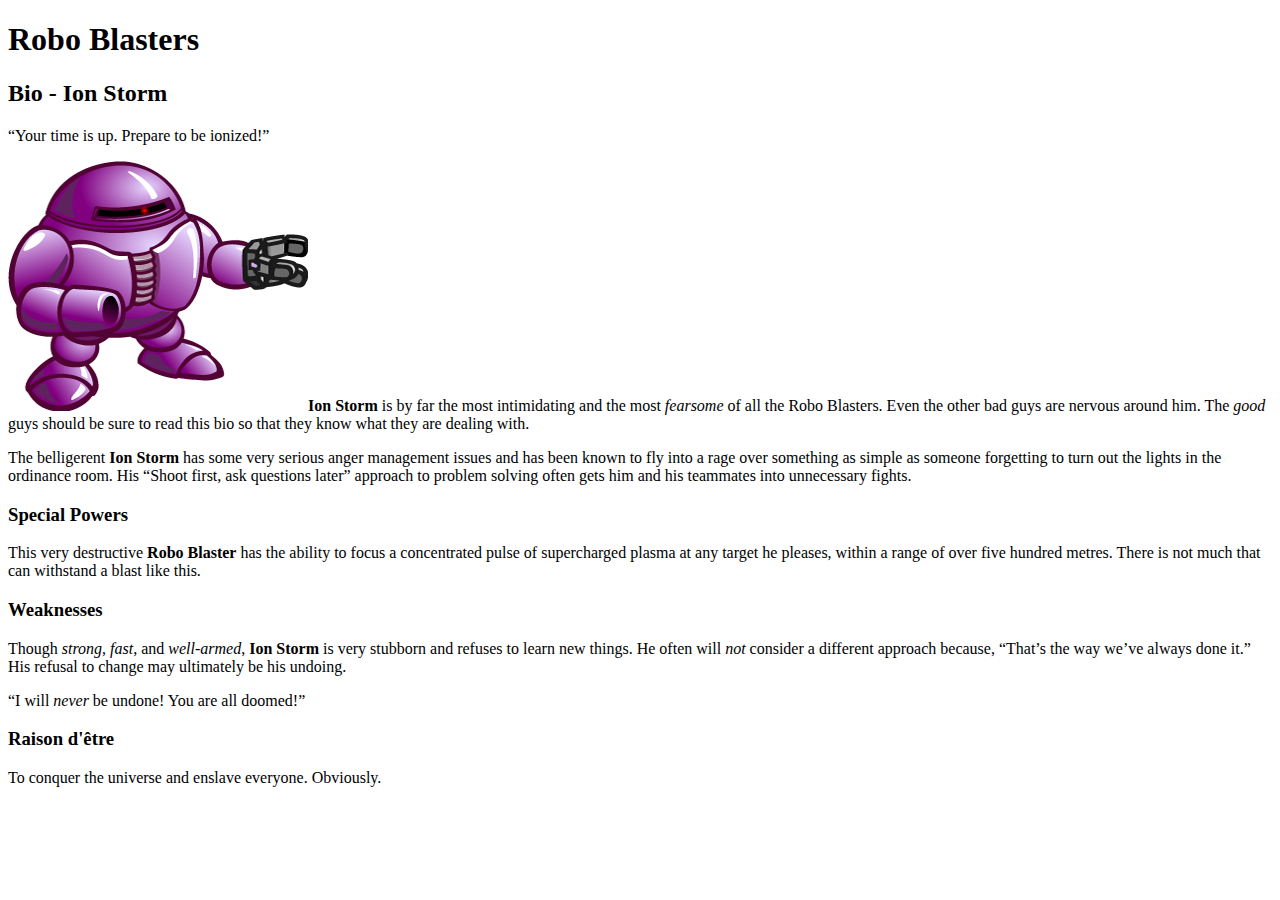
<file: lesson-8/index.html>
<!DOCTYPE html>
<html lang="en">
	<head>
		<title>CSS Building Blocks and Style Sheets | COMP1002 HTML, CSS, and JS Fundamentals</title>
		<meta charset="utf-8" />
<!-- STEP 1: Build a LINK element that attaches another file located at 'css/basics.css', which is a Cascading Style Sheet (CSS), then open basics.css in your code editor for STEP 2 -->
		
	</head>
	<body>
			<h1>Robo Blasters</h1>
			<h2>Bio - Ion Storm</h2>
			<p class="threat"><q>Your time is up. Prepare to be ionized!</q></p>
			<p><img src="images/ion-storm.png" alt="Ion Storm" id="robot" /><strong>Ion Storm</strong> is by far the most intimidating and the most <em>fearsome</em> of all the Robo Blasters. Even the other bad guys are nervous around him. The <em>good</em> guys should be sure to read this bio so that they know what they are dealing with.</p>
			<!-- Image credit: Rôbô Tím Mẫu 43 by 星球 (https://openclipart.org/detail/272144/robo-tim-mau-43) -->
			<p>The belligerent <strong>Ion Storm</strong> has some very serious anger management issues and has been known to fly into a rage over something as simple as someone forgetting to turn out the lights in the ordinance room. His <q>Shoot first, ask questions later</q> approach to problem solving often gets him and his teammates into unnecessary fights.</p>
			<h3>Special Powers</h3>
			<p>This very destructive <strong>Robo Blaster</strong> has the ability to focus a concentrated pulse of supercharged plasma at any target he pleases, within a range of over five hundred metres. There is not much that can withstand a blast like this.</p>
			<h3>Weaknesses</h3>
			<p>Though <em>strong</em>, <em>fast</em>, and <em>well-armed</em>, <strong>Ion Storm</strong> is very stubborn and refuses to learn new things. He often will <em>not</em> consider a different approach because, <q>That’s the way we’ve always done it.</q> His refusal to change may ultimately be his undoing.</p>
			<p class="threat"><q>I will <em>never</em> be undone! You are all doomed!</q></p>
			<h3 lang="fr">Raison d'être</h3>
			<p>To conquer the universe and enslave everyone. Obviously.</p>
	</body>
</html>
</file>
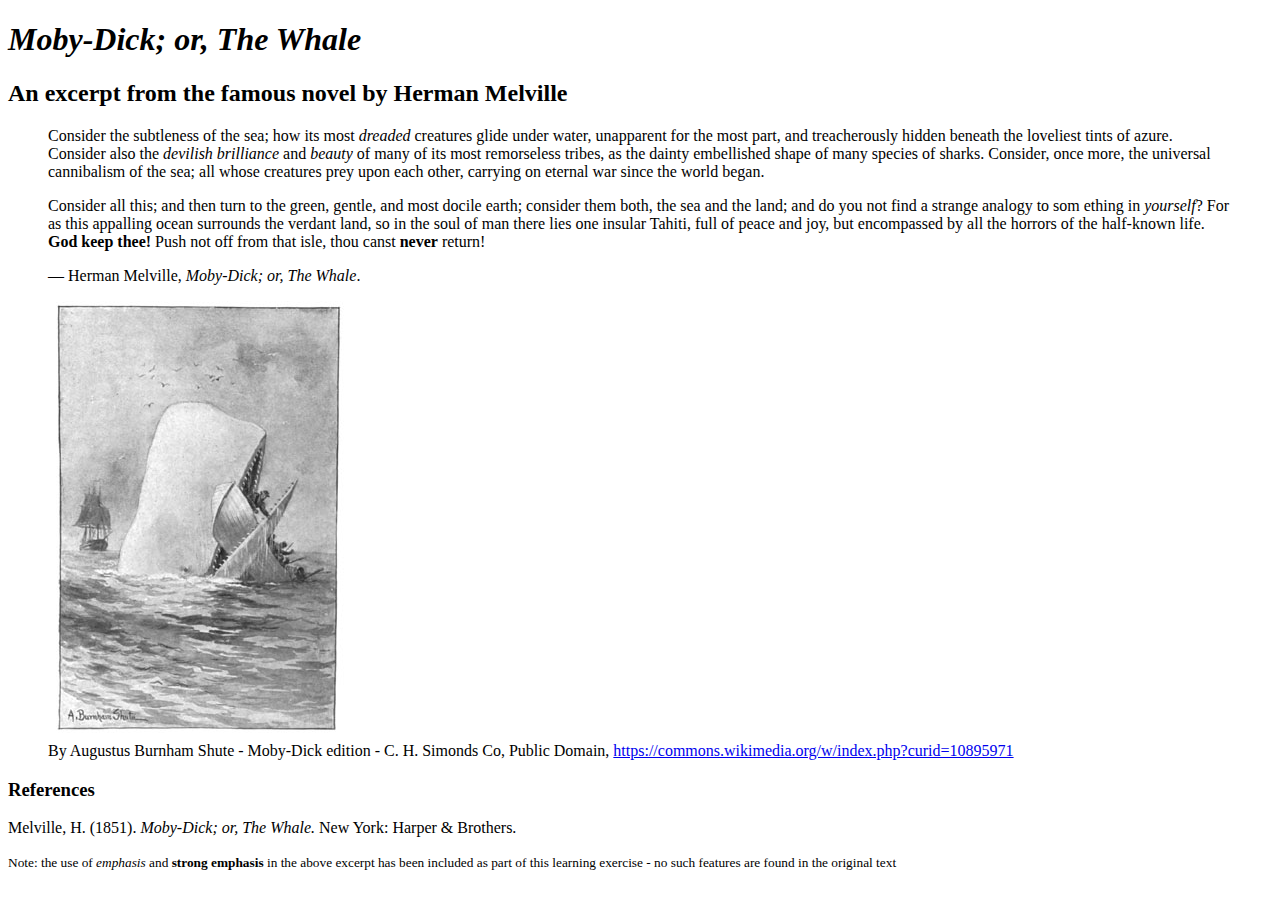
<file: lesson-9/index.html>
<!DOCTYPE html>
<html lang="en">
<head>
	<title>Formatting Text with Styles | COMP1002 HTML, CSS, and JS Fundamentals</title>
	<meta charset="utf-8" />
<!-- STEP 1: link or @import the provided external CSS file (see the attached CSS file for further instructions -->
	
</head>
<body>
	<header>
		<h1><cite>Moby-Dick; or, The Whale</cite></h1>
		<h2>An excerpt from the famous novel by Herman Melville</h2>
	</header>
	<main>
		<blockquote cite="https://www.goodreads.com/work/quotes/2409320-moby-dick">
			<p>Consider the subtleness of the sea; how its most <em>dreaded</em> creatures glide under water, unapparent for the most part, and treacherously hidden beneath the loveliest tints of azure. Consider also the <em>devilish brilliance</em> and <em>beauty</em> of many of its most remorseless tribes, as the dainty embellished shape of many species of sharks. Consider, once more, the universal cannibalism of the sea; all whose creatures prey upon each other, carrying on eternal war since the world began.</p>

			<p>Consider all this; and then turn to the green, gentle, and most docile earth; consider them both, the sea and the land; and do you not find a strange analogy to som ething in <em>yourself</em>? For as this appalling ocean surrounds the verdant land, so in the soul of man there lies one insular Tahiti, full of peace and joy, but encompassed by all the horrors of the half-known life. <strong>God keep thee!</strong> Push not off from that isle, thou canst <strong>never</strong> return!</p>

			<p>― Herman Melville, <cite>Moby-Dick; or, The Whale</cite>.</p>
		</blockquote>
		<figure>
			<img src="images/moby-dick.jpg" alt="Illustration of Moby Dick by Augustus Burnham Shute" height="437" width="300" />
			<figcaption>By Augustus Burnham Shute - Moby-Dick edition - C. H. Simonds Co, Public Domain, <a href="https://commons.wikimedia.org/w/index.php?curid=10895971" title="View this resource at Wikimedia Commons">https://commons.wikimedia.org/w/index.php?curid=10895971</a></figcaption>
		</figure>
		<h3>References</h3>
		<p>Melville, H. (1851). <i>Moby-Dick; or, The Whale.</i> New York: Harper & Brothers.</p>
	</main>
	<footer>
		<p><small>Note: the use of <em>emphasis</em> and <strong>strong emphasis</strong> in the above excerpt has been included as part of this learning exercise - no such features are found in the original text</small></p>
	</footer>
</body>
</html>
</file>
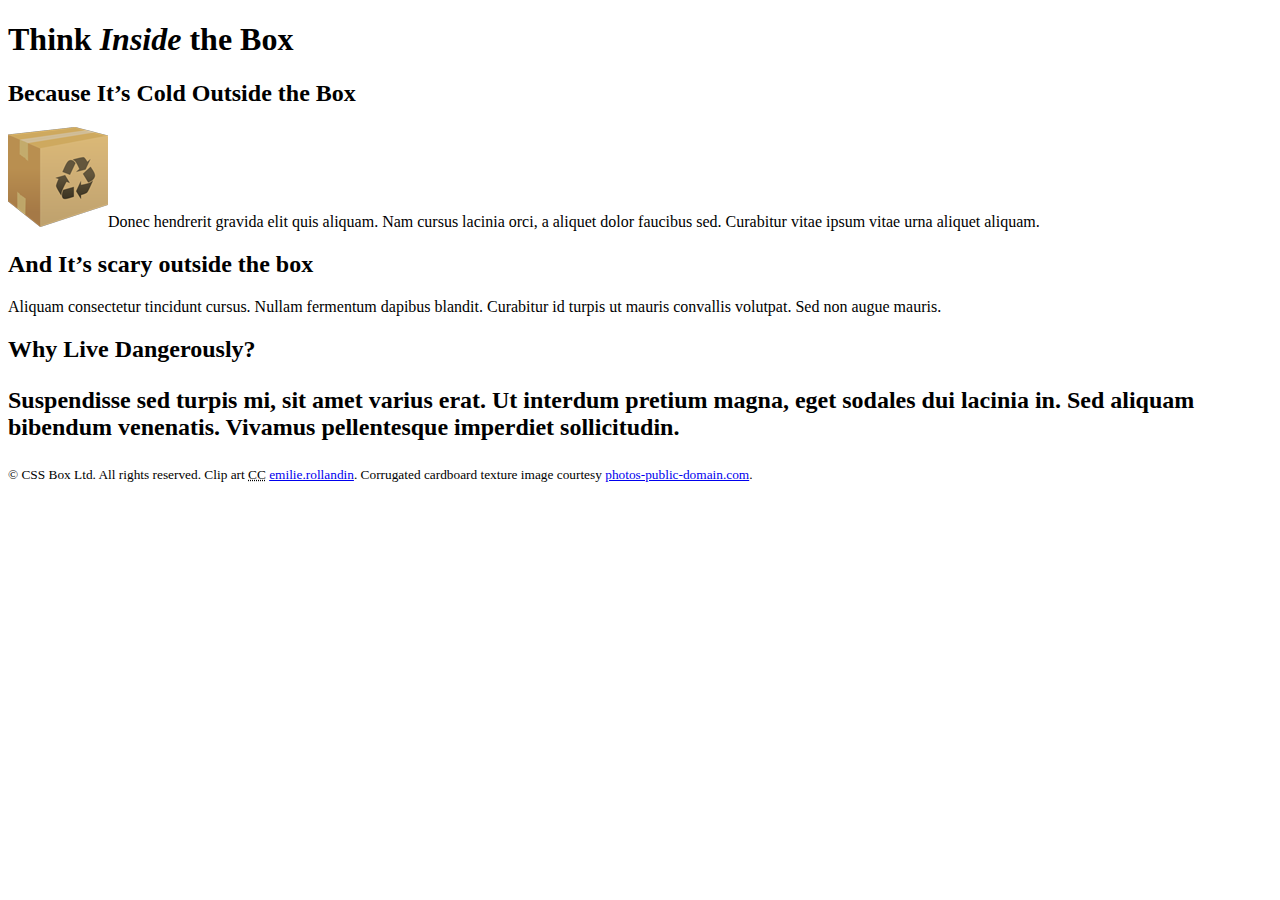
<file: lesson-10/box-model/index.html>
<!DOCTYPE html>
<html lang="en">
	<head>
		<title>Think Inside the Box | The CSS Box Model</title>
		<meta charset="utf-8" />
		<!-- STEP 1: Validate the HTML and https://validator.w3.org/ -->
		<!-- STEP 2: Link to the external CSS -->
		
	</head>
	<body>
		<div id="container">
			<header>
				<h1>Think <em>Inside</em> the Box</h1>
			</header>
			<main>
				<section>
					<h2>Because It’s Cold Outside the Box</h2>
					<p><img src="images/box-small.png" alt="Cardboard box" height="100" width="100">Donec hendrerit gravida elit quis aliquam. Nam cursus lacinia orci, a aliquet dolor faucibus sed. Curabitur vitae ipsum vitae urna aliquet aliquam.</p>
				</section>
				<section>
					<h2>And It’s scary outside the box</h2>
					<p>Aliquam consectetur tincidunt cursus. Nullam fermentum dapibus blandit. Curabitur id turpis ut mauris convallis volutpat. Sed non augue mauris.</p>
				</section>
				<section>
					<h2>Why Live Dangerously?
					<p>Suspendisse sed turpis mi, sit amet varius erat. Ut interdum pretium magna, eget sodales dui lacinia in. Sed aliquam bibendum venenatis. Vivamus pellentesque imperdiet sollicitudin.</p>
				</section>
			</main>
			<footer>
				<p><small>© CSS Box Ltd. All rights reserved. Clip art <abbr title="Creative Commons">CC</abbr> <a href="https://openclipart.org/user-detail/emilie.rollandin" title="View Emilie’s work on Open Clip Art">emilie.rollandin</a>. Corrugated cardboard texture image courtesy <a href="http://www.photos-public-domain.com/2011/01/23/corrugated-cardboard-texture/" title="Download the full-resolution image at Photos-Public-Domain">photos-public-domain.com</a>.</small></p>
			</footer>
		</div><!-- end #container -->
	</body>
</html>
</file>
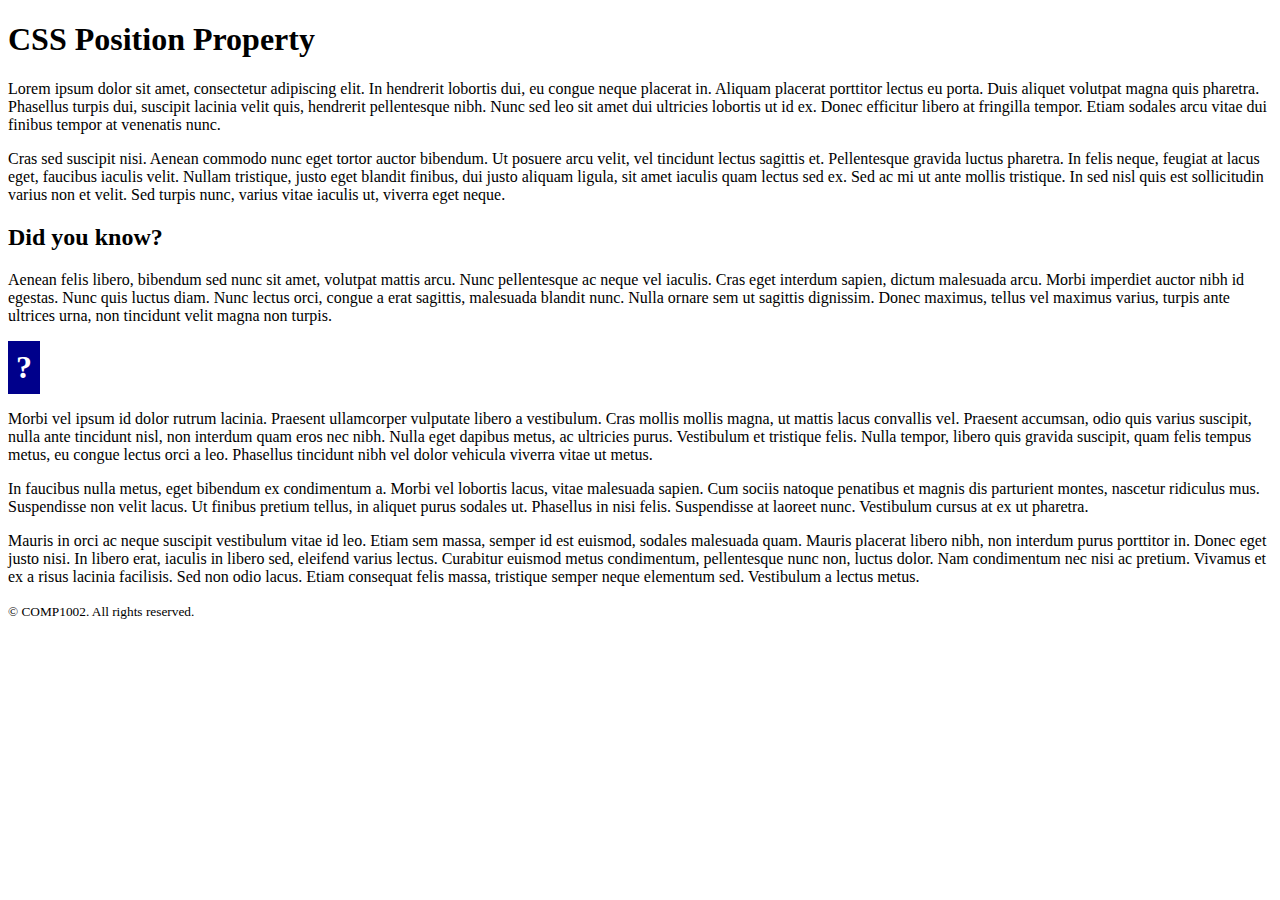
<file: lesson-10/positioning/index.html>
<!DOCTYPE html>
<html lang="en">
	<head>
		<title>CSS Position Property | COMP1002 HTML, CSS, and JS Fundamentals</title>
		<meta charset="utf-8" />
		<link href="css/styles.css" rel="stylesheet" />
	</head>
	<body>
		<header>
			<h1>CSS Position Property</h1>
		</header>
		<main>
			<p>Lorem ipsum dolor sit amet, consectetur adipiscing elit. In hendrerit lobortis dui, eu congue neque placerat in. Aliquam placerat porttitor lectus eu porta. Duis aliquet volutpat magna quis pharetra. Phasellus turpis dui, suscipit lacinia velit quis, hendrerit pellentesque nibh. Nunc sed leo sit amet dui ultricies lobortis ut id ex. Donec efficitur libero at fringilla tempor. Etiam sodales arcu vitae dui finibus tempor at venenatis nunc.</p>

			<p>Cras sed suscipit nisi. Aenean commodo nunc eget tortor auctor bibendum. Ut posuere arcu velit, vel tincidunt lectus sagittis et. Pellentesque gravida luctus pharetra. In felis neque, feugiat at lacus eget, faucibus iaculis velit. Nullam tristique, justo eget blandit finibus, dui justo aliquam ligula, sit amet iaculis quam lectus sed ex. Sed ac mi ut ante mollis tristique. In sed nisl quis est sollicitudin varius non et velit. Sed turpis nunc, varius vitae iaculis ut, viverra eget neque.</p>

			<aside>
				<h2>Did you know?</h2>
				<p>Aenean felis libero, bibendum sed nunc sit amet, volutpat mattis arcu. Nunc pellentesque ac neque vel iaculis. Cras eget interdum sapien, dictum malesuada arcu. Morbi imperdiet auctor nibh id egestas. Nunc quis luctus diam. Nunc lectus orci, congue a erat sagittis, malesuada blandit nunc. Nulla ornare sem ut sagittis dignissim. Donec maximus, tellus vel maximus varius, turpis ante ultrices urna, non tincidunt velit magna non turpis.</p>
				<p><strong>?</strong></p>
			</aside>

			<p>Morbi vel ipsum id dolor rutrum lacinia. Praesent ullamcorper vulputate libero a vestibulum. Cras mollis mollis magna, ut mattis lacus convallis vel. Praesent accumsan, odio quis varius suscipit, nulla ante tincidunt nisl, non interdum quam eros nec nibh. Nulla eget dapibus metus, ac ultricies purus. Vestibulum et tristique felis. Nulla tempor, libero quis gravida suscipit, quam felis tempus metus, eu congue lectus orci a leo. Phasellus tincidunt nibh vel dolor vehicula viverra vitae ut metus.</p>

			<p>In faucibus nulla metus, eget bibendum ex condimentum a. Morbi vel lobortis lacus, vitae malesuada sapien. Cum sociis natoque penatibus et magnis dis parturient montes, nascetur ridiculus mus. Suspendisse non velit lacus. Ut finibus pretium tellus, in aliquet purus sodales ut. Phasellus in nisi felis. Suspendisse at laoreet nunc. Vestibulum cursus at ex ut pharetra.</p>

			<p>Mauris in orci ac neque suscipit vestibulum vitae id leo. Etiam sem massa, semper id est euismod, sodales malesuada quam. Mauris placerat libero nibh, non interdum purus porttitor in. Donec eget justo nisi. In libero erat, iaculis in libero sed, eleifend varius lectus. Curabitur euismod metus condimentum, pellentesque nunc non, luctus dolor. Nam condimentum nec nisi ac pretium. Vivamus et ex a risus lacinia facilisis. Sed non odio lacus. Etiam consequat felis massa, tristique semper neque elementum sed. Vestibulum a lectus metus.</p>
		</main>
		<footer>
			<p><small>© COMP1002. All rights reserved.</small></p>
		</footer>
	</body>
</html>
</file>
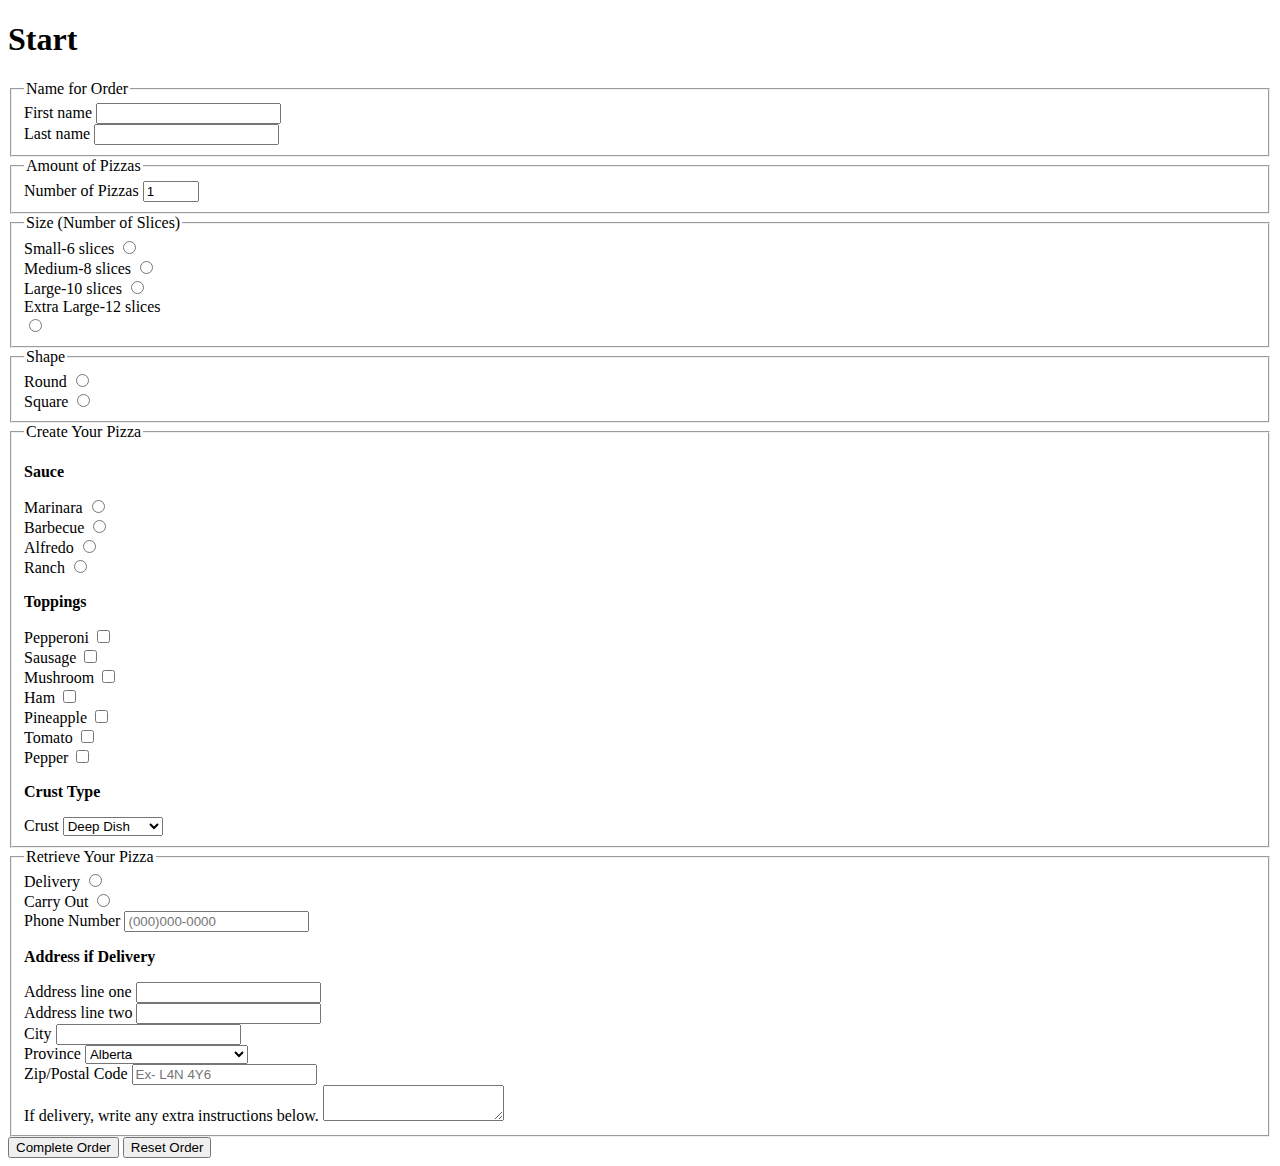
<file: assignment-1/Pizza-Form.html>
<!DOCTYPE HTML>
<html lang="en">
    <head>
        <meta charset="utf-8" />
        <Title>Pizza Form</Title>
        <link rel="icon" href="Thiswouldbeapng" />
        <meta name="Author" content="Max" />
    </head>
    <body>
        <main>
            <header>
                <h1>Start</h1>
                <form id="pizza-creation" action="pizza-process-form.php" method="post">
                    <input type="hidden" name="form-sent" value="1" />
                    <fieldset>
                        <legend>Name for Order</legend>
                        <label for="fname">First name</label>
                        <input type="text" name="fname" id="fname"  required /><br />
                        <label for="lname">Last name</label>
                        <input type="text" name="lname" id="lname" required />
                    </fieldset>
                    <fieldset>
                        <legend>Amount of Pizzas</legend>
                            <label for="amount" name="number-of-pizzas">Number of Pizzas</label>
                            <input type="number" id="amount" name="amount-pizza" value="1" min="1" max="10" required />
                    </fieldset>
                    <fieldset>
                        <legend>Size (Number of Slices)</legend>
                        <label for="small">Small-6 slices</label>
                        <input type="radio" id="small" name="size" value="small-pizza" required /><br />
                        <label for="medium">Medium-8 slices</label>
                        <input type="radio" id="medium" name="size" value="medium-pizza" /><br />
                        <label for="large">Large-10 slices</label>
                        <input type="radio" id="large" name="size" value="large-pizza" /><br />
                        <label for="x-large">Extra Large-12 slices</label><br>
                        <input type="radio" id="x-large" name="size" value="x-large-pizza" />
                    </fieldset>
                    <fieldset>
                        <legend>Shape</legend>
                        <label for="round">Round</label>
                        <input type="radio" id="rounded" name="shape" value="round-pizza" required /><br />
                        <label for="square">Square</label>
                        <input type="radio" id="squared" name="shape" value="squared-pizza" />
                    </fieldset>
                    <fieldset>
                        <legend></strong>Create Your Pizza</legend>
                        <p><strong>Sauce</strong></p>
                        <label for="marinara">Marinara</label>
                        <input type="radio" id="marinara" name="sauce" value="marinara-pizza" required /><br />
                        <label for="barbecue">Barbecue</label>
                        <input type="radio" id="barbecue" name="sauce" value="barbecue-pizza" /><br />
                        <label for="alfredo">Alfredo</label>
                        <input type="radio" id="alfredo" name="sauce" value="alfredo-pizza" /><br />
                        <label for="ranch">Ranch</label>
                        <input type="radio" id="ranch" name="sauce" value="ranch-pizza" />
                        <p><strong>Toppings</strong></p>
                        <label for="pepperoni">Pepperoni</label>
                        <input type="checkbox" id="pepperoni" name="topping[]" value="pepperonis" /><br />
                        <label for="sausage">Sausage</label>
                        <input type="checkbox" id="sausage" name="topping[]" value="sausages" /><br />
                        <label for="mushroom">Mushroom</label>
                        <input type="checkbox" id="mushroom" name="topping[]" value="mushrooms" /><br />
                        <label for="ham">Ham</label>
                        <input type="checkbox" id="ham" name="topping[]" value="ham" /><br />
                        <label for="pineapple">Pineapple</label>
                        <input type="checkbox" id="pineapple" name="topping[]" value="pineapples"/><br />
                        <label for="tomato">Tomato</label>
                        <input type="checkbox" id="tomato" name="topping[]" value="tomatoes" /><br />
                        <label for="pepper">Pepper</label>
                        <input type="checkbox" id="pepper" name="topping[]" value="peppers" />
                        <p><strong>Crust Type</strong></p>
                        <label for="crust"><span>Crust</span></label>
                        <select id="crust" name="crust-type" required>
                            <option value="deep-dish">Deep Dish</option>
                            <option value="thin-crust">Thin Crust</option>
                            <option value="stuffed-crust">Stuffed Crust</option>
                        </select>
                    </fieldset>
                    <fieldset>
                        <legend>Retrieve Your Pizza</legend>
                        <label for="delivery">Delivery</label>
                        <input type="radio" id="delivery" name="retrieve" value="delivery-pizza" required /><br />
                        <label for="carry-out">Carry Out</label>
                        <input type="radio" id="carry-out" name="retrieve" value="carry-out-pizza" /><br />
                        <label for="phone">Phone Number</label>
                        <input type="tel" id="phone" name="phone" placeholder="(000)000-0000" required/> <br />
                        <p><strong>Address if Delivery</strong></p>
                        <label for="address-line-one">Address line one</label>
                        <input type="address" id="address-line-one" name="address-line-one-pizza"/><br />
                        <label for="address-line-two">Address line two</label>
                        <input type="address" id="address-line-two" name="address-line-two-pizza" /> <br />
                        <label for="city">City</label>
                        <input type="address" id="city" name="city-pizza" /><br />
                        <label for="province"><span>Province</span></label>
                        <select name="province" id="province">
                            <optgroup label="Province">
                                <option value="AB">Alberta</option>
                                <option value="BC">British Columbia</option>
                                <option value="MB">Manitoba</option>
                                <option value="NB">New Brunswick</option>
                                <option value="NF">Newfoundland</option>
                                <option value="NS">Nova Scotia</option>
                                <option value="ON">Ontario</option>
                                <option value="PE">Prince Edward Island</option>
                                <option value="PQ">Québec</option>
                                <option value="SK">Saskatchewan</option>
                            </optgroup>
                            <optgroup>
                                <optgroup label="Territories">
                                    <option value="NT">Northwest territories</option>
                                    <option value="NV">Nunavut</option>
                                    <option value="YK">Yukon</option>
                            </optgroup>
                        </select>
                        <br />
                        <label for="zip-code">Zip/Postal Code</label>
                        <input type="text" id="zip-code" name="postal-code-pizza" placeholder="Ex- L4N 4Y6" /> <br />
                        <label for="extra-directions">If delivery, write any extra instructions below.</label>
                        <textarea id="extra-directions" name=retrieve-info></textarea>
                    </fieldset>
                    <button type="submit">Complete Order</button>
                    <button type="reset">Reset Order</button>
                </form>
            </header>
        </main>
        <footer>

        </footer>
    </body>
</html>
</file>
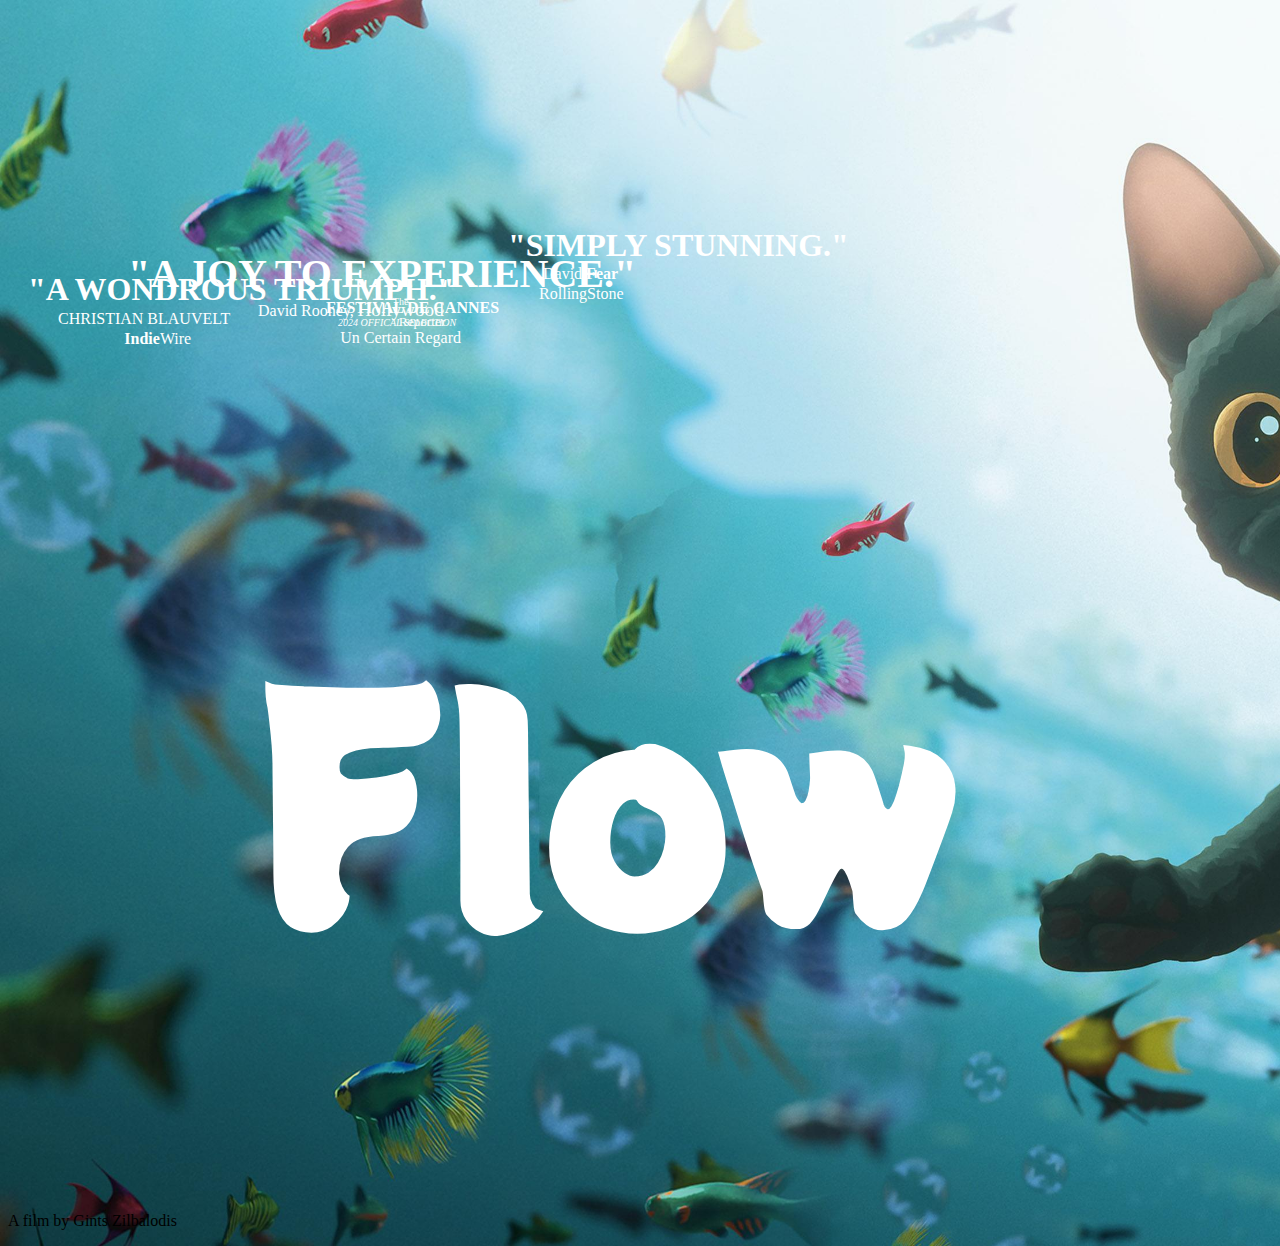
<file: assignment-2/movieposter.html>
<!DOCTYPE html>
<html lang="en">
    <head>
        <meta charset="utf-8" />
        <Title>Movie Poster</Title>
        <meta name="author" content="MaxB" />
        <meta name="description" content="Movie Poster for Assignment-2 COMP" />
        <link rel="stylesheet" href="css/styles.css" />
        <link rel="preconnect" href="https://fonts.googleapis.com">
        <link rel="preconnect" href="https://fonts.gstatic.com" crossorigin>
        <link href="https://fonts.googleapis.com/css2?family=Potta+One&display=swap" rel="stylesheet">
        <link rel="preconnect" href="https://fonts.googleapis.com">
        <link rel="preconnect" href="https://fonts.gstatic.com" crossorigin>
        <link href="https://fonts.googleapis.com/css2?family=Barlow+Condensed:ital,wght@0,100;0,200;0,300;0,400;0,500;0,600;0,700;0,800;0,900;1,100;1,200;1,300;1,400;1,500;1,600;1,700;1,800;1,900&family=Potta+One&display=swap" rel="stylesheet">
    </head>
    <body>
        <header>
            <section id="q1">
                <h1>"A Wondrous Triumph."</h1>
                <p1>Christian Blauvelt</p1>
                <p2><strong>Indie</strong>Wire</p2>
            </section>
            <section id="q2">
                <h1>Festival De Cannes</h1>
                <p1><em>2024 Offical Selection</em></p1>
                <p2>Un Certain Regard</p2>
            </section>
            <section id="q3">
                <h1>"Simply Stunning."</h1>
                <p1>David <strong>Fear</strong></p1>
                <p2>RollingStone</p2>
            </section>
            <section id="q4">
                <h1>"A joy to experience."</h1>
                <p1>David Rooney,</p1>
                <p2>The</p2>
                <p3>Hollywood</p3>
                <p4>Reporter</p4>
            </section>
        </header>
        <main>
            <h1>Flow</h1>
            <p>A film by Gints Zilbalodis</p>
        </main>
    </body>
</html>
</file>
<file: lab-a/css/styles.css>
@charset "UTF-8";
html {
	font-family: Tahoma, Verdana, sans-serif;
	color: #333;
}
body {
	margin: 0 auto;
	min-width: 768px;
	max-width: 1024px;
}
/* Arrange the SECTION and the ASIDE elements side-by-side in columns */
main {
	display: flex;
	flex-direction: row;
}
/* Make the SECTION column a bit wider than the ASIDE column */
main section {
	width: 60%;
}
main aside {
	width: 40%;
}
</file>
<file: lab-b/css/styles.css>
@charset "UTF-8";

body {
	font-family: Tahoma, Verdana, sans-serif;
	color: #333;
	margin: 0 auto;
	min-width: 768px;
	max-width: 1024px;
}
/* Arrange the SECTION and the ASIDE elements side-by-side in columns */
main {
	display: flex;
	flex-direction: row;
}
/* Make the SECTION column a bit wider than the ASIDE column */
main section {
	width: 60%;
}
main aside {
	width: 40%;
}
</file>
<file: lab-d/css/styles.css>
@charset "UTF-8";

html {
	background-color: lightskyblue;
	font-family: "Trebuchet MS", Verdana, sans-serif;
	color: black;
	font-size: 10px;
}

body {
	margin: 0 auto;
	min-width: 768px;
	max-width: 1024px;
}

header {
	font-size: 1.8rem;
}
/* STEP 1: Float the HEADER IMG to the left */
header img {

}

header a {
	text-decoration: none;
}
/* STEP 2: Set the text-align for both the HEADER H1 and the HEADER H2 to right */
header h1,
header h2 {

}
/* STEP 3a: Reduce the margin-bottom of the HEADER H1 to zero, so that the following H2 sit up a bit closer to the H1 */
header h1 {

}
/* STEP 3b: The HEADER H2 has a margin-top by default, set that also to zero to bring it up a bit closer to the H1 */
header h2 {

	text-transform: uppercase;
}

/* STEP 4d: There's a bit of padding-left on the UL element that contains the LI elements - set it to zero */
header nav ul {

}

/* STEP 4a: Apply a 1px dashed red outline around each of the LI elements inside the HEADER NAV so that we can see that each LI is a box (border-width, border-style, and border-color) */
header nav li {

}
/* STEP 4b: Set the above LI elements (which default to display: block as we can see in the browser), to display: inline-block so that they line up horizontally across the top of the page */

/* STEP 4c: Add a margin-right of 0.5em (half a font-size) to the above rule for the LI elements */

/* STEP 4e: Comment out the properties and values for the red border in the above CSS rule - we don't need it any more */

main {
	font-size: 1.8rem;
	line-height: 1.5;
	text-align: justify;
	background-color: white;
	/* Arrange the SECTION and the ASIDE elements side-by-side in columns */
	display: flex;
	flex-direction: row;
}

/* STEP 5a: Put a 1px dotted hotpink border around MAIN SECTION in the CSS rule below so we can see the box on the screen */
main section {

	width: 60%;

}
/* STEP 5b: Add 1em of padding on the top, right, bottom, and left of the above MAIN SECTION element - watch the effect in the browser */

main section time {
	font-style: italic;
}

/* STEP 5c: After adding a colored border to the below MAIN ASIDE, go ahead and also add padding to the top, right, and bottom (not the left) */
main aside {

	width: 40%;

}
/* STEP 5d: Comment out the borders for the MAIN SECTION and the MAIN ASIDE above - we don't need them anymore */

/* STEP 7a: This is a challenge! Build a selector that targets the images of the colored building blocks ONLY - you will need to use a selector that targets IMG elements inside ASIDE elements that have an 'alt' attribute where the value ends with the word, "block" (you may need to look back at the learning module that covered selectors) */


/* STEP 7b: Position block images a bit more to the left using 'position: relative' - then create a second declartion with the 'left' property equal to -3rem in the above rule you just completed - check how your pages look in the browser, and you are all finished with the lab! */

.new-feature {
	padding-left: 25px;
	background-image: url("../images/new.png");
	background-repeat: no-repeat;
	background-position: top left;
}

#emailAddress {
	font-weight: bold;
}

[rel="external"] {
	padding-right: 20px;
	background-image: url("../images/extlink.png");
	background-repeat: no-repeat;
	background-position: top right;
}
/* Thank you to 'pnx' at https://openclipart.org/detail/202731/external-link-icon for the very cool external link icon */

main a {
	text-decoration: none;
	color: lightskyblue;
	font-weight: bold;
}

main a:hover {
	text-decoration: underline;
	color: orange;
}

blockquote::first-letter {
	font-size: 2em;
}

/* STEP 6: The FOOTER is a bit too close to the MAIN - add a margin-top to the FOOTER of 2rem */
footer {

	font-size: 1.6rem;
}

footer p {
	text-align: right;
}

section > p {
	text-indent: 2em;
}

h1, h2, footer {
	color: white;
}
</file>
<file: lab-e/css/styles.css>
@charset "UTF-8";

html {
	background-color: lightskyblue;
	font-family: "Trebuchet MS", Verdana, sans-serif;
	color: black;
	font-size: 10px;
}

body {
	margin: 0 auto;
	min-width: 768px;
	max-width: 1024px;
}

header {
	font-size: 1.8rem;
}
header img {
	float: left;
}

header h1,
header h2 {
	text-align: right;
}

header h1 {
	margin-bottom: 0;
}

header h2 {
	margin-top: 0;
	text-transform: uppercase;
}

header nav ul {
	padding-left: 0;
	margin-bottom: 0;
	list-style-type: none;
}

header nav li {
	display: inline-block;
}

header nav a {
	display: block;
}

header nav ul li {
	position: relative;
}

header nav ul ul {
	position: absolute;
	left: -9999px;
	background-color: white;
	width: 15em;
	z-index: 1;
	border: 3px solid black;
}

header nav ul ul li {
	display: block;
}

header nav li:hover ul {
		left: auto;
}

header nav a:link {
	padding: 0.5em;
	text-decoration: none;
	background-color: white;
	color: black;
}

header nav a:visited {
	color: black;
}

header nav a:focus {
	background: orange;
}

header nav a:hover {
	background: rgb(226,226,226,1);
}

header nav a:active {
	background: yellow;
	color: red;
}

/* STEP A: Add a background gradient to provide a shadow effect for just the top-level links */
header nav > ul > li > a {
	background: linear-gradient(to bottom, lightgrey 80%, grey 100%);
}

/* STEP B: For the current page (we will add class="current" with JavaScript later), remove the background gradient, and bold the font - then proceed to 'js/current-page-nav.js' for the next steps */
header nav a.current,
header nav > ul > li > a:has(+ ul a.current) {
	background: white;
	font-weight: bold;
}

main {
	font-size: 1.8rem;
	line-height: 1.5;
	text-align: justify;
	background-color: white;
	/* Arrange the SECTION and the ASIDE elements side-by-side in columns */
	display: flex;
	flex-direction: row;
}

main section {
	width: 60%;
	padding: 2em;
}

main section time {
	font-style: italic;
}

main aside {
	width: 40%;
	padding: 2em 2em 2em 0;
}

aside img[alt$="block"] {
	position: relative;
	left: -2rem;
}

.new-feature {
	padding-left: 25px;
	background-image: url("../images/new.png");
	background-repeat: no-repeat;
	background-position: top left;
}

#emailAddress {
	font-weight: bold;
}

[rel="external"] {
	padding-right: 20px;
	background-image: url("../images/extlink.png");
	background-repeat: no-repeat;
	background-position: top right;
}
/* Thank you to 'pnx' at https://openclipart.org/detail/202731/external-link-icon for the very cool external link icon */

main a {
	text-decoration: none;
	color: lightskyblue;
	font-weight: bold;
}

main a:hover {
	text-decoration: underline;
	color: orange;
}

blockquote::first-letter {
	font-size: 2em;
}

footer {
	margin-top: 2rem;
	font-size: 1.6rem;
}

footer p {
	text-align: right;
}

section > p {
	text-indent: 2em;
}

h1, h2, footer {
	color: white;
}

/* Styles to arrange image gallery links horizontally with no list markers */
#blockGallery {
	list-style-type: none;
	margin: 0;
	padding: 0;
}

#blockGallery li {
	display: inline-block;
	margin-right: 1rem;
}

#blockCaption {
	text-indent: 0;
	text-align: left;
}
</file>
<file: lesson-3/css/styles.css>
/* Page Styles */
@charset "utf-8";
body {
	font-family: Georgia, serif;
}
</file>
<file: lesson-4/css/styles.css>
html {
	background-color: #32689A;
}
body {
	font-size: 100%;
	font-family: "Lucida Grande", Helvetica, Arial, sans-serif;
	color: #333;
	width: 760px;
	background-color: #FFF;
	margin: 20px auto;
	padding: 2em 2em 4em 2em;
	border-radius: 5px;
}
h1 {
	font-family: Verdana, Geneva, Tahoma, sans-serif;
	letter-spacing: -0.08em;
	font-style: italic;
	color: #32689A;
}
h1 em {
	color: #001c64;
}
h2 {
	color: #C88039;
}
fieldset {
	border: 1px solid #AAA;
	margin: 1em 0;
}
legend {
	font-size: 75%;
	text-transform: uppercase;
	color: #AAA;
}
fieldset div {
	margin-bottom: 0.5em;
}
div label {
	display: block;
	width: 200px;
	float: left;
	text-align: right;
	padding-right: 1em;
}
input[required] {

}
label.error {
	color: red;
	float: right;
}
label img {
	vertical-align: middle;
}
small {
	font-size: 70%;
}
</file>
<file: lesson-5/css/styles.css>
html {
	font-family: sans-serif;
	background-color: lightblue;
}
</file>
<file: lesson-10/positioning/css/styles.css>
@charset "utf-8";

/* CSS POSITION PROPERTY
"The position CSS property specifies how an element is positioned in a document. The top, right, bottom, and left properties determine the final location of positioned elements." (https://developer.mozilla.org/en-US/docs/Web/CSS/position)
*/

/* STEP 1: Style the ASIDE element - change the background-color, and the width properties */
aside {

}

/* STEP 2: Change the position property of the ASIDE element - static | relative | absolute | sticky - proceed to STEP 2a below */

/* STEP 2a: Postion static - this is the default, and the element is within the 'flow' of the page content */
aside {

}

/* STEP 2b: Position relative - this leaves the element in the page 'flow', but allows you to offset it's position with the top, right, bottom, and left properties. */
aside {

}

/* STEP 2c: Position absolute - this removes the element from the page 'flow' (watch surrounding elements move in to take up the space that it occupied before), and allows you to place it with respect to the document window using the top, right, bottom, and left properties. Comment out the above top, right, bottom, and left properties and values. */
aside {

}

/* STEP 2d: Use a variety of values to place the element with respect to the document window in the above CSS rule */

/* STEP 3: Position sticky - this leaves the element within the document 'flow', but if the user scrolls down, it will stick to the top or bottom of the document window using a specified distance (top or bottom properties). Comment out the above top, right, bottom, and left properties and values, then experiment with this - be sure to reduce the width of the browser window to enable scrolling. */
aside {

}

/* STEP 4: Positioning context - absolutely positioned elements are placed on the screen using the position of the next positioned ancestor. So… if a containing parent element is positioned (absolute or relative is set to any value at all), a positioned child will use the parent's position (top left corner, specifically) as a reference point. */

/* STEP 4a: We are going to style the P element with the '?' inside it - comment out the above top, right, bottom, and left properties and values for the ASIDE, then position the ASIDE with absolute - place it 25px from the top, and 25px from the right of the document window (HTML element) */
aside {

}

aside p strong {
	display: inline-block;
	background-color: darkblue;
	color: white;
	font-size: 2em;
	padding: 0.25em;
	/* STEP 4b: Position the blue question mark box (ASIDE P STRONG) with absolute, and see how you can place it within the positioned ASIDE parent element, instead of the document window. */

}

/* STEP 4c: Change the postion of the containing ASIDE element and watch the dark blue question mark move with it. */

/* STEP 5a: Elements that are positioned have a vertical stacking order, z-index - set the HEADER element to position: absolute, with a background color of 'lightgoldenrodyellow' (seriously) */
header {

}
/* STEP 5b: position the HEADER at the top right of the document window - since it is earlier in the code source order, it is rendered underneath the later ASIDE element */

/* STEP 5c: Set the z-index of the HEADER to '2' - z-index can be anywhere from 0-999 */

/* STEP 5d: Set the z-index of the ASIDE to '3' - observe the result in the browser - and we're all done! */
</file>
<file: assignment-2/css/styles.css>
@charset "UTF-8";

html {
   background-image: url("../images/Moviebg.jpg");
   background-size: cover;
}

section{
   color:white;
}

section#q1 h1{
   font-family:"Montserrat";
   position:relative;
   left:20px;
   top:250px;
   text-transform:uppercase;
}
section#q1 p1{
   position:relative;
   top:230px;
   left:50px;
   font-family:"Roboto Condensed";
   text-transform:uppercase;
}
section#q1 p2{
   position:relative;
   top:250px;
   left:-60px;
}
section#q2 h1{
   position:relative;
   left:318px;
   top:190px;
   font-family:"Roboto Condensed";
   text-transform:uppercase;
   font-size:medium;

}
section#q2 p1{
   position:relative;
   left:330px;
   top:175px;
   font-size:x-small;
   text-transform:uppercase;

}
section#q2 p2{
   position:relative;
   font-family:"Roboto Condensed";
   left:210px;
   top:192px;
}
section#q3 h1{
   color:white;
   font-family:"Montserrat";
   position:relative;
   text-transform:uppercase;
   left: 500px;
   top: 50px;
}
section#q3 img{
   position:relative;
   top:-75px;
   left:300px;
}
section#q3 p1{
   position:relative;
   font-family:"Roboto Condensed";
   top:30px;
   left:535px;
}
section#q3 p2{
   position:relative;
   font-family:"Playfair";
   top:50px;
   left:452px;
}
section#q4 h1{
   position:relative;
   font-family:"Montserrat";
   text-transform:uppercase;
   font-size:40px;
   left:120px;
   top:-30px;
}
section#q4 p1{
   position:relative;
   font-family:"Roboto Condensed";
   left:250px;
   top:-55px;
}
section#q4 p2{
   position:relative;
   font-family:"Playfair";
   left:285px;
   top:-66px;
   font-size:x-small;
}
section#q4 p3{
   position:relative;
   font-family:"Playfair";
   left:230px;
   top:-55px;
   font-size:larger;
}
section#q4 p4{
   position:relative;
   font-family:"Playfair";
   font-size:smaller;
   left:181px;
   top:-45px;
}
main h1{
   position:relative;
   font-family:"Potta One";
   color:white;
   font-size:300px;
   left:250px
}
main p1{
   position:relative;
   text-transform:uppercase;
   font-family:"Montserrat";
   color:white;
   font-size:30px;
   left:400px;
   bottom:230px;
}
main a{
   color:beige;
   position:relative;
   left:100px;
   bottom:205px;
}
.potta-one-regular {
  font-family: "Potta One", system-ui;
  font-weight: 400px;
  font-style: normal;
}
.barlow-condensed-regular {
  font-family: "Barlow Condensed", sans-serif;
  font-weight: 100px;
  font-style: normal;
}
.montserrat-regular {
  font-family: "Montserrat", sans-serif;
  font-optical-sizing: auto;
  font-weight: 100px;
  font-style: normal;
}


.roboto-condensed-regular {
  font-family: "Roboto Condensed", sans-serif;
  font-optical-sizing: auto;
  font-weight: 100px;
  font-style: normal;
}
.playfair-normal> {
  font-family: "Playfair", serif;
  font-optical-sizing: auto;
  font-weight: 300px;
  font-style: normal;
}
</file>
